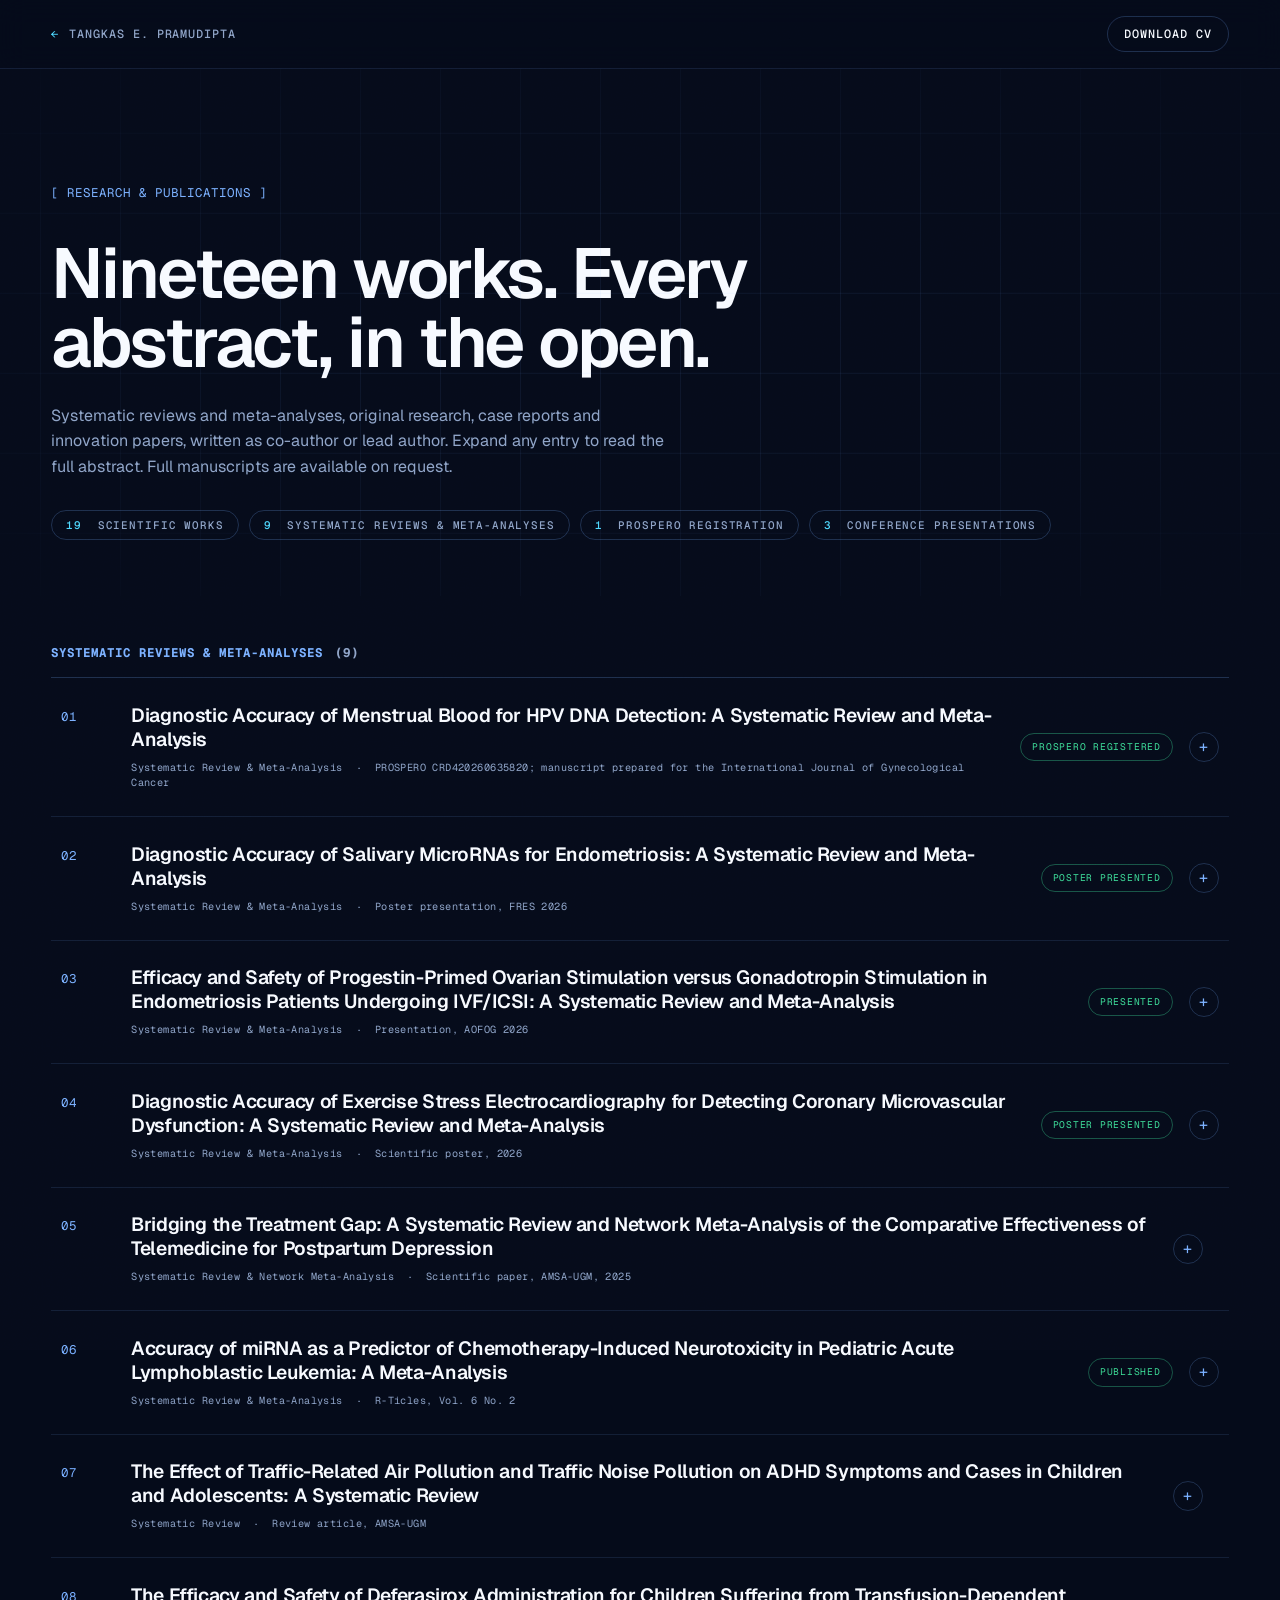
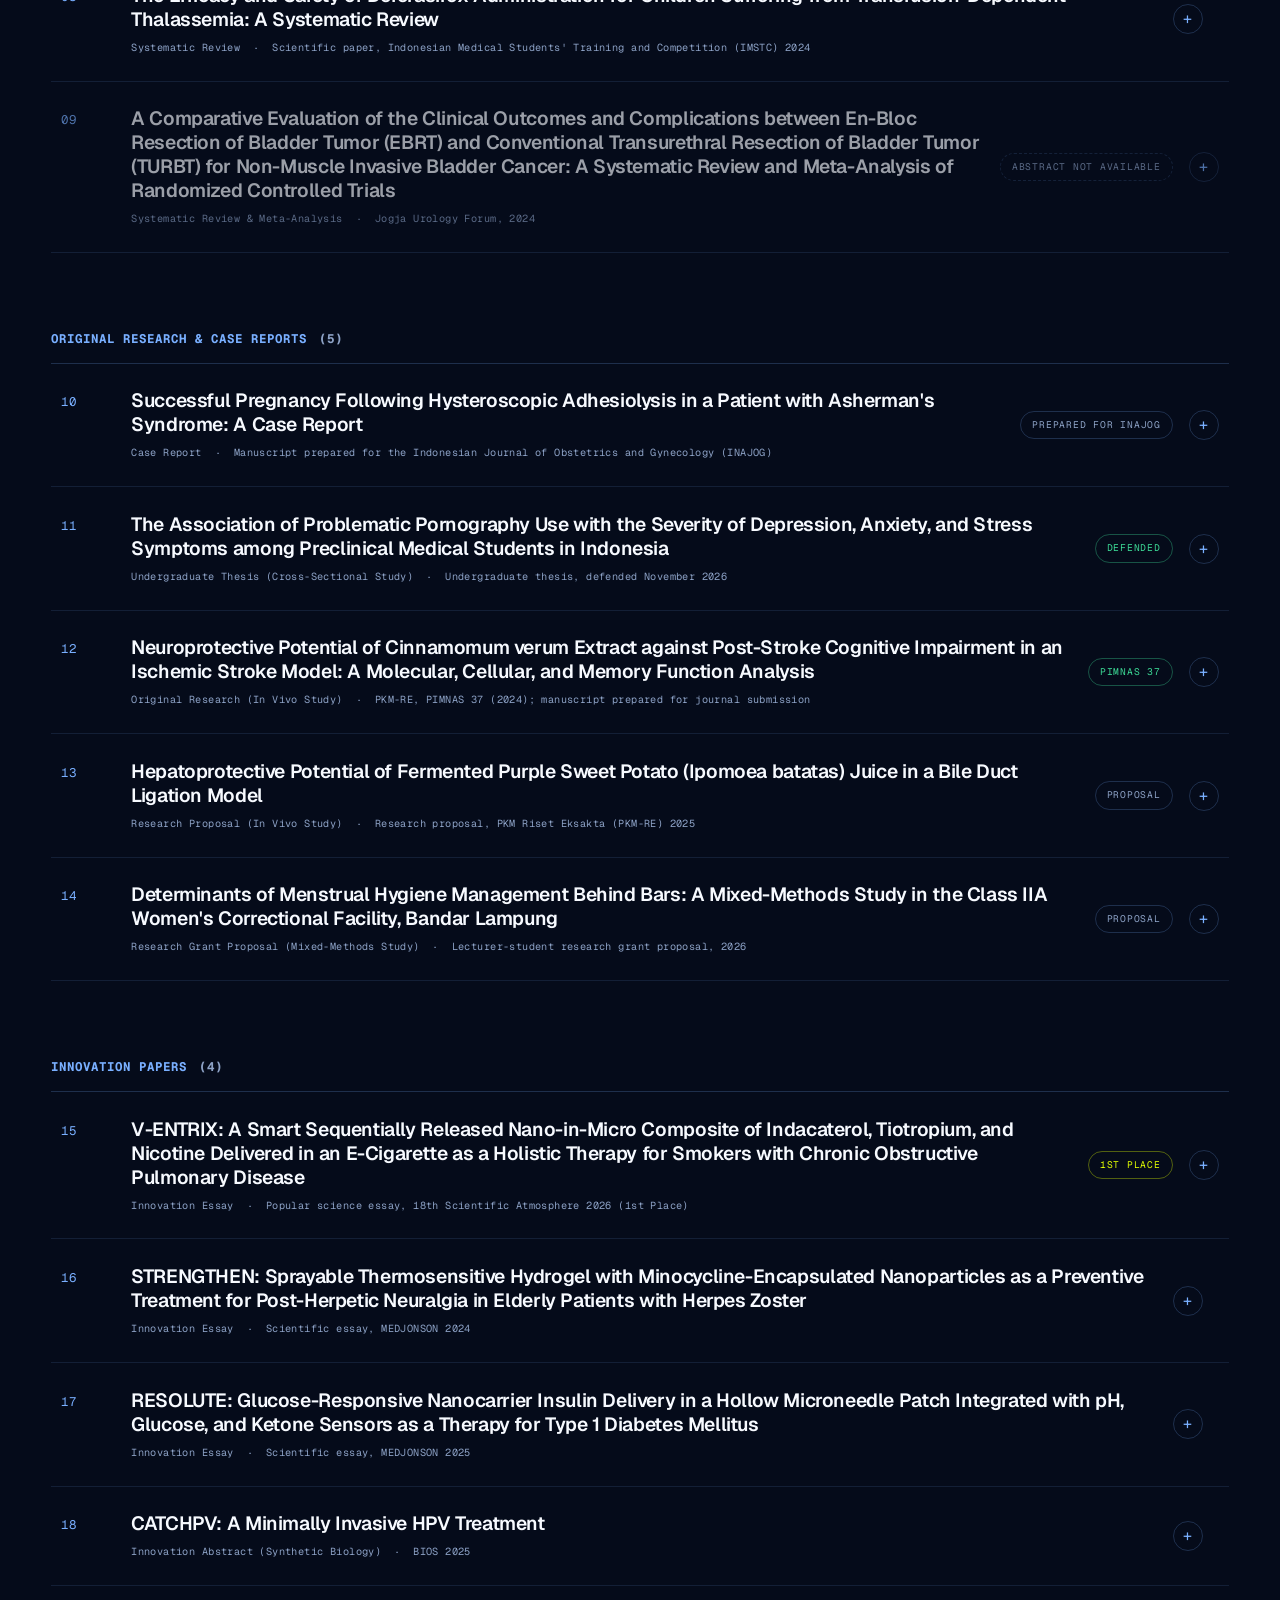
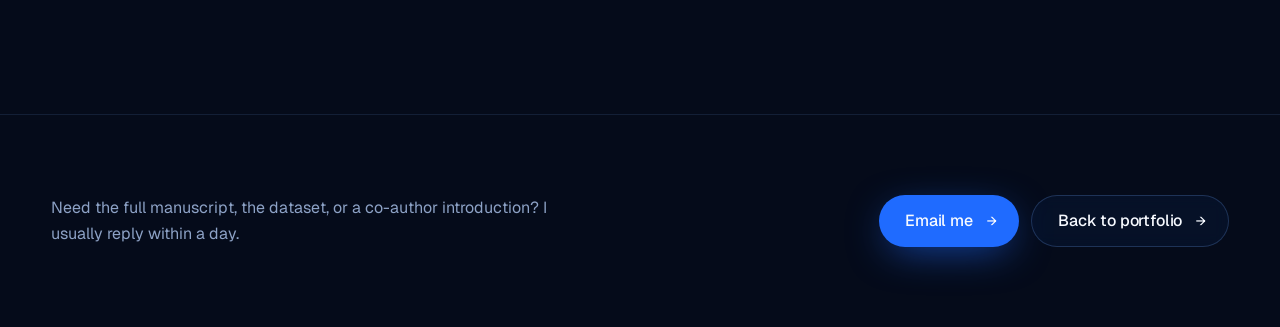
<file: research.html>
<!DOCTYPE html>
<html lang="en">
<head>
  <meta charset="utf-8" />
  <meta name="viewport" content="width=device-width, initial-scale=1" />
  <title>Research &amp; Publications — Tangkas Eghan Pramudipta</title>
  <meta name="description" content="Abstracts of 19 scientific works by Tangkas Eghan Pramudipta: systematic reviews and meta-analyses, original research, case reports and innovation papers." />
  <meta name="theme-color" content="#050B1A" />
  <link rel="icon" href="data:image/svg+xml,%3Csvg xmlns='http://www.w3.org/2000/svg' viewBox='0 0 64 64'%3E%3Crect width='64' height='64' rx='14' fill='%23050B1A'/%3E%3Cpath d='M18 33l9 9 19-20' fill='none' stroke='%234DD8FF' stroke-width='6' stroke-linecap='round' stroke-linejoin='round'/%3E%3C/svg%3E" />
  <link rel="preconnect" href="https://fonts.googleapis.com" />
  <link rel="preconnect" href="https://fonts.gstatic.com" crossorigin />
  <link href="https://fonts.googleapis.com/css2?family=Geist:wght@400;500;600&family=Geist+Mono:wght@400;500&display=swap" rel="stylesheet" />
  <link rel="stylesheet" href="style.css" />
  <style>
    /* ---------- Research page ---------- */
    .rnav { position: sticky; top: 0; z-index: 70; display: flex; align-items: center; justify-content: space-between; gap: 20px;
      padding: 16px var(--gutter); background: rgba(5,11,26,.72); -webkit-backdrop-filter: blur(14px); backdrop-filter: blur(14px);
      border-bottom: 1px solid var(--line); }
    .rnav__back { display: inline-flex; align-items: center; gap: 10px; font: 500 .74rem/1 var(--f-mono); letter-spacing: .08em; text-transform: uppercase; color: var(--mute); transition: color .3s; }
    .rnav__back:hover { color: var(--white); }
    .rnav__back b { color: var(--azure); font-weight: 400; }
    .rnav__cta { font: 500 .74rem/1 var(--f-mono); letter-spacing: .08em; text-transform: uppercase; padding: 11px 16px; border-radius: 999px; border: 1px solid var(--line-2); transition: background .3s, color .3s, border-color .3s; }
    .rnav__cta:hover { background: var(--white); color: var(--navy-950); border-color: var(--white); }

    .rhead { position: relative; padding: clamp(56px, 9vw, 120px) var(--gutter) clamp(32px, 5vw, 56px); overflow: hidden; }
    .rhead h1 { max-width: 16ch; }
    .rhead__sub { margin-top: 26px; max-width: 56ch; color: var(--mute); font-size: clamp(1rem, 1.25vw, 1.2rem); }
    .rhead__stats { display: flex; flex-wrap: wrap; gap: 10px; margin-top: 30px; }
    .rhead__stats span { border: 1px solid var(--line-2); border-radius: 999px; padding: 9px 14px; font: 500 .68rem/1 var(--f-mono); letter-spacing: .08em; text-transform: uppercase; color: var(--mute); }
    .rhead__stats b { color: var(--azure); font-weight: 500; }

    .pubs { padding: clamp(24px, 4vw, 48px) var(--gutter) clamp(80px, 10vw, 140px); }
    .pubgroup + .pubgroup { margin-top: clamp(48px, 6vw, 80px); }
    .pubgroup__h { color: var(--sky); display: flex; align-items: center; gap: 12px; padding-bottom: 14px; border-bottom: 1px solid var(--line-2); }
    .pubgroup__h i { font-style: normal; color: var(--mute); }
    .pubgroup__h i::before { content: "("; } .pubgroup__h i::after { content: ")"; }

    .pub { border-bottom: 1px solid var(--line); }
    .pub summary { position: relative; display: grid; grid-template-columns: 54px 1fr auto auto; gap: 16px; align-items: start;
      padding: clamp(18px, 2vw, 26px) 10px; cursor: pointer; list-style: none; transition: padding .45s var(--ease), background .35s; }
    .pub summary::-webkit-details-marker { display: none; }
    .pub summary:hover { background: rgba(31,107,255,.07); padding-left: 18px; }
    .pub summary:focus-visible { outline: 2px solid var(--azure); outline-offset: -2px; }
    .pub__n { color: var(--sky); padding-top: 4px; }
    .pub__main { min-width: 0; }
    .pub__title { display: block; font-size: clamp(1.02rem, 1.5vw, 1.4rem); font-weight: 600; letter-spacing: -.02em; line-height: 1.25; }
    .pub__meta { display: block; color: var(--mute); margin-top: 8px; font-size: .64rem; text-transform: none; letter-spacing: .04em; }
    .pub__badge { align-self: center; border: 1px solid var(--line-2); border-radius: 999px; padding: 6px 11px; font-size: .6rem; color: var(--mute); white-space: nowrap; }
    .pub__badge[data-k="ok"] { color: var(--ok); border-color: rgba(61,220,151,.35); }
    .pub__badge[data-k="win"] { color: var(--mark); border-color: rgba(227,255,0,.35); }
    .pub__badge[data-k="na"] { color: var(--mute); border-style: dashed; }
    .pub__chev { align-self: center; width: 30px; height: 30px; display: grid; place-items: center; border-radius: 50%;
      border: 1px solid var(--line-2); color: var(--sky); font-size: 1rem; line-height: 1; transition: transform .45s var(--ease), background .3s, color .3s; }
    .pub summary:hover .pub__chev { background: var(--cobalt); color: var(--white); border-color: var(--cobalt); }
    .pub details[open] .pub__chev, .pub[open] .pub__chev { transform: rotate(45deg); }
    .pub details[open] > summary .pub__chev { transform: rotate(45deg); }

    .pub__body { padding: 4px 10px clamp(28px, 3vw, 40px) 70px; max-width: 86ch; }
    .pub__body p { color: var(--mute); margin-bottom: 14px; font-size: .97rem; line-height: 1.7; }
    .pub__orig { font-style: italic; }
    .pub__authors { color: var(--white) !important; font-weight: 500; }
    .pub__affil { font-size: .84rem !important; }
    .pub__h { color: var(--sky); margin: 18px 0 6px; font-size: .64rem; }
    .pub__kw { color: var(--mute) !important; text-transform: none; letter-spacing: .03em; font-size: .72rem !important; border-top: 1px solid var(--line); padding-top: 14px; margin-top: 18px; }
    .pub__ask { font-size: .88rem !important; }
    .pub__ask a { color: var(--azure); border-bottom: 1px solid rgba(77,216,255,.35); }
    .pub__ask a:hover { border-bottom-color: var(--azure); }
    .pub--na summary { opacity: .62; }

    .rfoot { border-top: 1px solid var(--line); padding: clamp(48px, 7vw, 80px) var(--gutter); display: flex; flex-wrap: wrap; gap: 20px; align-items: center; justify-content: space-between; }
    .rfoot p { color: var(--mute); max-width: 46ch; }
    .rfoot__btns { display: flex; flex-wrap: wrap; gap: 12px; }

    @media (max-width: 860px) {
      .pub summary { grid-template-columns: 34px 1fr auto; gap: 12px; }
      .pub__badge { grid-column: 2; justify-self: start; margin-top: 10px; align-self: start; }
      .pub__chev { grid-row: 1; grid-column: 3; }
      .pub__body { padding-left: 46px; }
    }
    @media print {
      .rnav, .rfoot__btns, .pub__chev, .grain, .grid-overlay { display: none !important; }
      body { background: #fff; color: #111; }
      .pub__body { display: block !important; }
      .pub__body p, .pub__meta, .pub__affil { color: #333 !important; }
    }
  </style>
</head>
<body>
  <div class="grain" aria-hidden="true"></div>

  <nav class="rnav" aria-label="Page">
    <a class="rnav__back" href="index.html"><b>&larr;</b> Tangkas E. Pramudipta</a>
    <a class="rnav__cta" href="Tangkas-Eghan-Pramudipta-CV.pdf" download>Download CV</a>
  </nav>

  <header class="rhead">
    <div class="grid-overlay grid-overlay--soft" aria-hidden="true"></div>
    <p class="tag mono">[ Research &amp; Publications ]</p>
    <h1 class="display-l">Nineteen works. Every abstract, in the open.</h1>
    <p class="rhead__sub">Systematic reviews and meta-analyses, original research, case reports and innovation papers, written as co-author or lead author. Expand any entry to read the full abstract. Full manuscripts are available on request.</p>
    <div class="rhead__stats">
      <span><b>19</b>&nbsp; scientific works</span>
      <span><b>9</b>&nbsp; systematic reviews &amp; meta-analyses</span>
      <span><b>1</b>&nbsp; PROSPERO registration</span>
      <span><b>3</b>&nbsp; conference presentations</span>
    </div>
  </header>

  <main class="pubs">
<section class="pubgroup" data-g="sr">
<h3 class="pubgroup__h mono">Systematic reviews &amp; meta-analyses <i>9</i></h3>
<article class="pub" id="hpv-menstrual-blood">
<details>
<summary>
  <span class="pub__n mono">01</span>
  <span class="pub__main">
    <span class="pub__title">Diagnostic Accuracy of Menstrual Blood for HPV DNA Detection: A Systematic Review and Meta-Analysis</span>
    <span class="pub__meta mono">Systematic Review &amp; Meta-Analysis &nbsp;·&nbsp; PROSPERO CRD420260635820; manuscript prepared for the International Journal of Gynecological Cancer</span>
  </span>
  <span class="pub__badge mono" data-k="ok">PROSPERO registered</span>
  <span class="pub__chev" aria-hidden="true">+</span>
</summary>
<div class="pub__body">
<p class="pub__authors">Endah Rahmawati, Ardhanu Kusumanto, Tangkas Eghan, Aqila Adzra, Ghina Athoya, Salsabila Efananda</p>
<p class="pub__affil">Division of Fertility and Reproductive Endocrinology, Department of Obstetrics and Gynecology; School of Medicine, Faculty of Medicine, Public Health and Nursing, Universitas Gadjah Mada</p>
<h4 class="pub__h mono">Objective</h4>
<p>To evaluate the diagnostic accuracy (sensitivity and specificity) of human papillomavirus (HPV) DNA detection using menstrual blood specimens compared with cervical HPV DNA testing.</p>
<h4 class="pub__h mono">Methods</h4>
<p>This systematic review followed the PRISMA-DTA guidelines. Eight databases and reference lists were searched through September 2026 for English-language studies evaluating HPV DNA detection in menstrual blood from premenopausal women, using cervical HPV DNA testing or histology as the reference standard. Reviews, case reports and series, animal studies, and studies without sufficient data to construct a 2x2 contingency table were excluded. Risk of bias was assessed with QUADAS-3. Univariate and bivariate random-effects models, subgroup and leave-one-out analyses, and Deeks&#x27; funnel plot asymmetry test were performed in R.</p>
<h4 class="pub__h mono">Results</h4>
<p>Six observational studies involving 3,504 women were included. Pooled sensitivity and specificity were 0.923 (95% CI 0.831-0.967) and 0.848 (95% CI 0.666-0.940), respectively, with significant heterogeneity. Capture sequencing yielded higher sensitivity than PCR-based assays (0.970 vs 0.855; p=0.004), with no residual heterogeneity. Specificity was lower in high-risk clinical populations than in general screening populations (0.709 vs 0.931; p=0.009). The bivariate model yielded similar estimates (AUC 0.945), and leave-one-out analysis confirmed their robustness. Five studies had a high overall risk of bias, mainly due to participant selection.</p>
<h4 class="pub__h mono">Conclusion</h4>
<p>HPV DNA testing using pad-collected menstrual blood demonstrates high sensitivity and good specificity, particularly with capture sequencing and in general screening populations. As a noninvasive, self-collected specimen, it could help address gaps in cervical cancer screening in Indonesia, although larger studies at low risk of bias are needed.</p>
<p class="pub__kw mono">Keywords: cervical cancer; diagnostic accuracy; HPV DNA; menstrual blood; screening</p>
<p class="pub__ask">Abstract only. <a href="mailto:tangkaseghan12@gmail.com?subject=Full%20paper%20request&amp;body=Hi%20Tangkas,%20could%20you%20send%20the%20full%20paper%20for:%20hpv-menstrual-blood">Request the full manuscript &rarr;</a></p>
</div>
</details>
</article>
<article class="pub" id="salivary-mirna-endometriosis">
<details>
<summary>
  <span class="pub__n mono">02</span>
  <span class="pub__main">
    <span class="pub__title">Diagnostic Accuracy of Salivary MicroRNAs for Endometriosis: A Systematic Review and Meta-Analysis</span>
    <span class="pub__meta mono">Systematic Review &amp; Meta-Analysis &nbsp;·&nbsp; Poster presentation, FRES 2026</span>
  </span>
  <span class="pub__badge mono" data-k="ok">Poster presented</span>
  <span class="pub__chev" aria-hidden="true">+</span>
</summary>
<div class="pub__body">
<p class="pub__authors">Endah Rahmawati, Tangkas Eghan, Ghina Athoya</p>
<p class="pub__affil">Department of Obstetrics and Gynecology; School of Medicine, Faculty of Medicine, Public Health and Nursing, Universitas Gadjah Mada</p>
<h4 class="pub__h mono">Background</h4>
<p>Endometriosis is a chronic, estrogen-dependent inflammatory disease affecting approximately 10% of women of reproductive age, yet diagnosis is frequently delayed due to non-specific symptoms and the limited accuracy of current non-invasive diagnostic modalities. Salivary microRNAs (miRNAs) have emerged as promising non-invasive biomarker candidates; however, evidence on their diagnostic accuracy remains limited and has not been comprehensively synthesized.</p>
<h4 class="pub__h mono">Objective</h4>
<p>To evaluate the diagnostic accuracy of salivary miRNAs for endometriosis, including pooled sensitivity, specificity, diagnostic odds ratio (DOR), and the area under the hierarchical summary receiver operating characteristic curve (HSROC-AUC).</p>
<h4 class="pub__h mono">Methods</h4>
<p>A systematic search was conducted across nine electronic databases up to 26 May 2026, following PRISMA-DTA guidance. Eligible studies were assessed for methodological quality using QUADAS-3. Diagnostic data were synthesized using a bivariate random-effects model and an HSROC model. Comparison of miRNA panels versus single-miRNA assays was a post hoc exploratory subgroup analysis.</p>
<h4 class="pub__h mono">Results</h4>
<p>Three prospective studies (two from France, one from Austria) comprising 434 women (329 cases, 105 controls) met the eligibility criteria. Pooled sensitivity was 0.93 (95% CI 0.79-0.98) and pooled specificity was 0.96 (95% CI 0.87-0.99). The pooled DOR was 201.2, with an HSROC-AUC of 0.917. The 109-miRNA panel achieved higher sensitivity (96.5%) and DOR (737.5) than the single hsa-miR-135a assay (sensitivity 70.6%; DOR 18.0), with significant subgroup differences. All three studies were judged to have an overall high risk of bias.</p>
<h4 class="pub__h mono">Conclusion</h4>
<p>Salivary miRNA, especially as a multi-miRNA panel, shows promising diagnostic accuracy for endometriosis and may serve as an adjunctive non-invasive screening tool, but it is not yet ready to replace laparoscopy. External, multicenter validation with standardized protocols is needed before clinical implementation.</p>
<p class="pub__kw mono">Keywords: endometriosis; salivary microRNA; diagnostic accuracy; non-invasive biomarker; meta-analysis</p>
<p class="pub__ask">Abstract only. <a href="mailto:tangkaseghan12@gmail.com?subject=Full%20paper%20request&amp;body=Hi%20Tangkas,%20could%20you%20send%20the%20full%20paper%20for:%20salivary-mirna-endometriosis">Request the full manuscript &rarr;</a></p>
</div>
</details>
</article>
<article class="pub" id="ppos-endometriosis-ivf">
<details>
<summary>
  <span class="pub__n mono">03</span>
  <span class="pub__main">
    <span class="pub__title">Efficacy and Safety of Progestin-Primed Ovarian Stimulation versus Gonadotropin Stimulation in Endometriosis Patients Undergoing IVF/ICSI: A Systematic Review and Meta-Analysis</span>
    <span class="pub__meta mono">Systematic Review &amp; Meta-Analysis &nbsp;·&nbsp; Presentation, AOFOG 2026</span>
  </span>
  <span class="pub__badge mono" data-k="ok">Presented</span>
  <span class="pub__chev" aria-hidden="true">+</span>
</summary>
<div class="pub__body">
<p class="pub__authors">Endah Rahmawati, Tangkas Eghan, Ghina Athoya</p>
<p class="pub__affil">Department of Obstetrics and Gynecology; School of Medicine, Faculty of Medicine, Public Health and Nursing, Universitas Gadjah Mada</p>
<h4 class="pub__h mono">Background</h4>
<p>Endometriosis affects about 10% of women of reproductive age, and 30-50% of affected women experience infertility. The optimal controlled ovarian stimulation protocol for these women undergoing IVF/ICSI remains controversial. Progestin-primed ovarian stimulation (PPOS) has emerged as an oral, potentially lower-cost alternative to GnRH analogue-based protocols.</p>
<h4 class="pub__h mono">Objective</h4>
<p>To compare the efficacy and safety of PPOS with conventional GnRH agonist and antagonist protocols in women with endometriosis undergoing IVF/ICSI.</p>
<h4 class="pub__h mono">Methods</h4>
<p>Seven databases were searched up to 20 March 2026. Three reviewers independently screened records and extracted data, and risk of bias was assessed for each study. Dichotomous outcomes were pooled as odds ratios (OR) and continuous outcomes as mean differences (MD) using random-effects models.</p>
<h4 class="pub__h mono">Results</h4>
<p>Eight studies (seven retrospective, one prospective) involving 3,073 women from France, China, and Turkiye were included. PPOS shortened stimulation duration (MD -0.95 days; 95% CI -1.65 to -0.24), with the largest reduction versus GnRH agonist protocols (MD -2.11 days; 95% CI -2.56 to -1.66). Total gonadotropin dose did not differ overall but was lower than in antagonist-only protocols (MD -319.7 IU; 95% CI -471.0 to -168.4). Oocyte and embryological outcomes were comparable. Clinical pregnancy (OR 0.86; 95% CI 0.64-1.17), implantation (OR 0.90; 95% CI 0.44-1.84), live birth (OR 0.78; 95% CI 0.44-1.41), miscarriage (OR 0.61; 95% CI 0.34-1.11), and ectopic pregnancy (OR 1.03; 95% CI 0.23-4.70) did not differ.</p>
<h4 class="pub__h mono">Conclusion</h4>
<p>PPOS is an effective and safe alternative to conventional gonadotropin-based stimulation in women with endometriosis undergoing IVF/ICSI. It may shorten stimulation and reduce gonadotropin exposure while maintaining comparable embryological, pregnancy, and safety outcomes. Multicenter randomized trials are needed to confirm long-term clinical and cost-effectiveness benefits.</p>
<p class="pub__kw mono">Keywords: endometriosis; progestin-primed ovarian stimulation; IVF/ICSI; GnRH antagonist; meta-analysis</p>
<p class="pub__ask">Abstract only. <a href="mailto:tangkaseghan12@gmail.com?subject=Full%20paper%20request&amp;body=Hi%20Tangkas,%20could%20you%20send%20the%20full%20paper%20for:%20ppos-endometriosis-ivf">Request the full manuscript &rarr;</a></p>
</div>
</details>
</article>
<article class="pub" id="exercise-ecg-cmd">
<details>
<summary>
  <span class="pub__n mono">04</span>
  <span class="pub__main">
    <span class="pub__title">Diagnostic Accuracy of Exercise Stress Electrocardiography for Detecting Coronary Microvascular Dysfunction: A Systematic Review and Meta-Analysis</span>
    <span class="pub__meta mono">Systematic Review &amp; Meta-Analysis &nbsp;·&nbsp; Scientific poster, 2026</span>
  </span>
  <span class="pub__badge mono" data-k="ok">Poster presented</span>
  <span class="pub__chev" aria-hidden="true">+</span>
</summary>
<div class="pub__body">
<p class="pub__authors">A. F. Malika, F. Tsabita, K. T. Kaylie, T. E. Pramudipta, A. D. Kusuma</p>
<p class="pub__affil">Medical Doctor Profession Program; Department of Cardiology and Vascular Medicine, Faculty of Medicine, Public Health and Nursing, Universitas Gadjah Mada</p>
<h4 class="pub__h mono">Background</h4>
<p>Ischaemia with non-obstructive coronary arteries (INOCA) is an important cause of angina, yet many patients with non-obstructive findings on angiography remain undiagnosed or are mislabelled as having non-cardiac chest pain. Functional assessment of coronary microvascular dysfunction (CMD) usually requires specialized equipment, whereas exercise stress electrocardiography is widely available, inexpensive, and routinely used to detect inducible myocardial ischaemia.</p>
<h4 class="pub__h mono">Objective</h4>
<p>To evaluate the diagnostic accuracy of exercise stress electrocardiography for detecting coronary microvascular dysfunction.</p>
<h4 class="pub__h mono">Methods</h4>
<p>Seven databases were searched from inception to 15 August 2026. Four reviewers independently screened studies, extracted 2x2 data, and applied QUADAS-2. Sensitivity, specificity, hierarchical summary ROC, and diagnostic odds ratio (DOR) were pooled using random-effects models, with subgroup and leave-one-out analyses.</p>
<h4 class="pub__h mono">Results</h4>
<p>Of 197 identified records, four studies comprising 818 participants were included. Pooled sensitivity was 59.3% (95% CI 35.9-79.1%) and pooled specificity was 87.6% (95% CI 59.7-97.1%), with an area under the curve of 0.784 and a pooled DOR of 11.87 (95% CI 1.86-75.71). Heterogeneity was substantial across all outcomes, driven mainly by differences in CMD reference standards and phenotype definitions.</p>
<h4 class="pub__h mono">Conclusion</h4>
<p>Exercise electrocardiography demonstrated moderate diagnostic accuracy for CMD, with greater specificity than sensitivity. Heterogeneity in CMD definitions and testing protocols limits generalizability and supports the need for standardized diagnostic criteria.</p>
<p class="pub__kw mono">Keywords: coronary microvascular dysfunction; INOCA; exercise electrocardiography; diagnostic accuracy; meta-analysis</p>
<p class="pub__ask">Abstract only. <a href="mailto:tangkaseghan12@gmail.com?subject=Full%20paper%20request&amp;body=Hi%20Tangkas,%20could%20you%20send%20the%20full%20paper%20for:%20exercise-ecg-cmd">Request the full manuscript &rarr;</a></p>
</div>
</details>
</article>
<article class="pub" id="telemedicine-postpartum-depression">
<details>
<summary>
  <span class="pub__n mono">05</span>
  <span class="pub__main">
    <span class="pub__title">Bridging the Treatment Gap: A Systematic Review and Network Meta-Analysis of the Comparative Effectiveness of Telemedicine for Postpartum Depression</span>
    <span class="pub__meta mono">Systematic Review &amp; Network Meta-Analysis &nbsp;·&nbsp; Scientific paper, AMSA-UGM, 2025</span>
  </span>
  <span class="pub__chev" aria-hidden="true">+</span>
</summary>
<div class="pub__body">
<p class="pub__authors">Tangkas Eghan Pramudipta, Frengki Prabowo Saputro Wijayanto, Ghina Athoya Thifal, Made Aditya Krisnanta Gandhy, Musa Gani Rahman</p>
<p class="pub__affil">Faculty of Medicine, Public Health and Nursing, Universitas Gadjah Mada</p>
<h4 class="pub__h mono">Introduction</h4>
<p>Postpartum depression (PPD) is a serious psychiatric disorder and the most common mental health condition during the puerperium, adversely affecting the well-being of both mother and child. Treatment outcomes remain suboptimal for many patients due to multiple barriers. Telemedicine has emerged as a promising approach to bridge this treatment gap, offering accessible and flexible modalities.</p>
<h4 class="pub__h mono">Objectives</h4>
<p>To rank telemedicine modalities for the treatment of PPD by their relative effectiveness in reducing depressive symptoms, and to identify factors that may influence treatment outcomes.</p>
<h4 class="pub__h mono">Methods</h4>
<p>A systematic search was performed in September 2025 across PubMed, Scopus, the Cochrane Library, EBSCOhost, ProQuest, and Epistemonikos for randomized controlled trials evaluating telemedicine modalities in patients with PPD. Unpublished studies and those without accessible full text were excluded. Risk of bias was assessed with the Cochrane Risk of Bias tool, and analysis was performed in RStudio.</p>
<h4 class="pub__h mono">Results</h4>
<p>Self-guided CBT significantly improved quality of life compared with treatment as usual (TAU) (MD 6.00; 95% CrI 1.24 to 10.81). App-based intervention plus TAU and web-based intervention significantly reduced depression compared with TAU (MD -3.17; 95% CrI -5.93 to -0.45 and MD -2.55; 95% CrI -4.72 to -0.36, respectively).</p>
<h4 class="pub__h mono">Conclusions</h4>
<p>Telemedicine effectively reduces postpartum depression symptoms, with app-based interventions combined with treatment as usual and self-guided CBT performing best. Integrating culturally adapted, app-based telemedicine into maternal health systems may offer an accessible and sustainable approach to postpartum depression care.</p>
<p class="pub__kw mono">Keywords: effectiveness; postpartum depression; telemedicine; network meta-analysis</p>
<p class="pub__ask">Abstract only. <a href="mailto:tangkaseghan12@gmail.com?subject=Full%20paper%20request&amp;body=Hi%20Tangkas,%20could%20you%20send%20the%20full%20paper%20for:%20telemedicine-postpartum-depression">Request the full manuscript &rarr;</a></p>
</div>
</details>
</article>
<article class="pub" id="mirna-all-neurotoxicity">
<details>
<summary>
  <span class="pub__n mono">06</span>
  <span class="pub__main">
    <span class="pub__title">Accuracy of miRNA as a Predictor of Chemotherapy-Induced Neurotoxicity in Pediatric Acute Lymphoblastic Leukemia: A Meta-Analysis</span>
    <span class="pub__meta mono">Systematic Review &amp; Meta-Analysis &nbsp;·&nbsp; R-Ticles, Vol. 6 No. 2</span>
  </span>
  <span class="pub__badge mono" data-k="ok">Published</span>
  <span class="pub__chev" aria-hidden="true">+</span>
</summary>
<div class="pub__body">
<p class="pub__orig">Original title: Akurasi miRNA sebagai Prediktor Neurotoksisitas Kemoterapi Leukemia Limfoblastik Akut Anak: Analisis Meta</p>
<p class="pub__authors">Tangkas Eghan Pramudipta, Calya Fadey Rashida, Naurelle Tabina Hanief</p>
<p class="pub__affil">AMSA-Universitas Gadjah Mada</p>
<h4 class="pub__h mono">Background</h4>
<p>Acute lymphoblastic leukemia (ALL) is a common childhood blood cancer with a poor prognosis, especially in Indonesia. Chemotherapy such as methotrexate is standard treatment, but neurotoxicity can reduce patients&#x27; quality of life. Early detection matters, yet current screening methods are limited. miRNAs are potentially stable biomarkers that reflect genetic changes related to cancer and nervous system injury.</p>
<h4 class="pub__h mono">Methods</h4>
<p>This study followed PRISMA-DTA 2020 and included studies on miRNA expression in children with ALL and its association with chemotherapy toxicity. PubMed and Scopus were searched, and analysis was performed in R using univariate random-effects models, with sensitivity analysis to address high heterogeneity.</p>
<h4 class="pub__h mono">Results</h4>
<p>Based on miRNA single nucleotide polymorphism variants measured in serum or plasma, pooled sensitivity for predicting neurotoxicity was 0.64 (95% CI 0.57-0.70) and pooled specificity was 0.42 (95% CI 0.30-0.54). After sensitivity analysis, sensitivity increased to 0.66 (95% CI 0.59-0.72). The area under the curve was 0.457.</p>
<h4 class="pub__h mono">Conclusion</h4>
<p>miRNAs have potential as diagnostic biomarkers for detecting neurotoxicity in children undergoing chemotherapy, especially when combined with more specific methods. Their high false-positive rate means they should be used with caution in clinical practice.</p>
<p class="pub__kw mono">Keywords: acute lymphoblastic leukemia; miRNA; neurotoxicity; chemotherapy; meta-analysis</p>
<p class="pub__ask">Abstract only. <a href="mailto:tangkaseghan12@gmail.com?subject=Full%20paper%20request&amp;body=Hi%20Tangkas,%20could%20you%20send%20the%20full%20paper%20for:%20mirna-all-neurotoxicity">Request the full manuscript &rarr;</a></p>
</div>
</details>
</article>
<article class="pub" id="traffic-pollution-adhd">
<details>
<summary>
  <span class="pub__n mono">07</span>
  <span class="pub__main">
    <span class="pub__title">The Effect of Traffic-Related Air Pollution and Traffic Noise Pollution on ADHD Symptoms and Cases in Children and Adolescents: A Systematic Review</span>
    <span class="pub__meta mono">Systematic Review &nbsp;·&nbsp; Review article, AMSA-UGM</span>
  </span>
  <span class="pub__chev" aria-hidden="true">+</span>
</summary>
<div class="pub__body">
<p class="pub__orig">Original title: Efek Polusi Udara Lalu Lintas dan Polusi Suara Lalu Lintas terhadap Gejala dan Kasus ADHD pada Anak dan Remaja: Sebuah Tinjauan Sistematis</p>
<p class="pub__authors">Tangkas Eghan Pramudipta, Aqila Adzra Rafifaridha, Jonathan Hamonangan Sihaloho</p>
<p class="pub__affil">AMSA-Universitas Gadjah Mada</p>
<h4 class="pub__h mono">Objective</h4>
<p>To determine the effects of traffic-related air pollution and traffic noise pollution on the number of ADHD cases and the severity of ADHD symptoms in children and adolescents aged 6-18 years.</p>
<h4 class="pub__h mono">Methods</h4>
<p>This review followed PRISMA. Studies from PubMed and Scopus were identified with predefined keywords and screened against eligibility criteria in Rayyan.ai. Eligible studies were observational cohort and longitudinal studies of children and adolescents aged 6-18 years exposed to traffic-related air and/or noise pollution. Risk of bias was assessed with ROBINS-E. Exposure was measured as traffic-related air pollution, traffic noise in decibels, and distance from residence to the nearest road.</p>
<h4 class="pub__h mono">Results</h4>
<p>Seven studies met the inclusion criteria and were reviewed using a data extraction table. Several studies carried a moderate risk of bias for different reasons. Some studies showed an association between traffic-related air and noise pollution and ADHD symptoms and cases.</p>
<h4 class="pub__h mono">Conclusion</h4>
<p>The association between traffic-related pollution and ADHD cannot yet be firmly established, because results across studies were inconsistent and several studies had limitations. The relationship and its mechanisms are therefore not yet fully understood.</p>
<p class="pub__kw mono">Keywords: ADHD; traffic-related air pollution; traffic noise; children and adolescents; systematic review</p>
<p class="pub__ask">Abstract only. <a href="mailto:tangkaseghan12@gmail.com?subject=Full%20paper%20request&amp;body=Hi%20Tangkas,%20could%20you%20send%20the%20full%20paper%20for:%20traffic-pollution-adhd">Request the full manuscript &rarr;</a></p>
</div>
</details>
</article>
<article class="pub" id="deferasirox-thalassemia">
<details>
<summary>
  <span class="pub__n mono">08</span>
  <span class="pub__main">
    <span class="pub__title">The Efficacy and Safety of Deferasirox Administration for Children Suffering from Transfusion-Dependent Thalassemia: A Systematic Review</span>
    <span class="pub__meta mono">Systematic Review &nbsp;·&nbsp; Scientific paper, Indonesian Medical Students&#x27; Training and Competition (IMSTC) 2024</span>
  </span>
  <span class="pub__chev" aria-hidden="true">+</span>
</summary>
<div class="pub__body">
<p class="pub__authors">Tangkas Eghan Pramudipta and team</p>
<p class="pub__affil">Universitas Gadjah Mada</p>
<h4 class="pub__h mono">Introduction</h4>
<p>Thalassemia is an inherited disorder caused by mutations in globin genes that decrease globin chain synthesis, leading to abnormal erythrocyte structure and anaemia. Pediatric patients have a high mortality rate. The main conventional treatment is blood transfusion, which carries a risk of iron overload, so iron chelation therapy such as deferasirox is necessary. As a newer drug, its efficacy and safety in pediatric patients have not been fully established.</p>
<h4 class="pub__h mono">Objective</h4>
<p>To evaluate the ability of deferasirox to reduce iron levels effectively and its possible adverse effects in pediatric thalassemia patients.</p>
<h4 class="pub__h mono">Methodology</h4>
<p>Eight studies were selected from PubMed using predefined criteria. Rayyan.ai and a data extraction table were used in study selection, and each study was assessed by two reviewers for certainty and risk of bias.</p>
<h4 class="pub__h mono">Results and Discussion</h4>
<p>Most studies reported decreased serum ferritin levels after deferasirox administration. Several adverse effects related to the kidney, liver, joints, and eyes were reported.</p>
<h4 class="pub__h mono">Conclusion</h4>
<p>Deferasirox is an effective drug for pediatric thalassemia patients with transfusion-related iron accumulation; however, adverse effects may occur, so the dose must be adjusted for each patient.</p>
<p class="pub__kw mono">Keywords: deferasirox; efficacy; pediatric; safety; thalassemia</p>
<p class="pub__ask">Abstract only. <a href="mailto:tangkaseghan12@gmail.com?subject=Full%20paper%20request&amp;body=Hi%20Tangkas,%20could%20you%20send%20the%20full%20paper%20for:%20deferasirox-thalassemia">Request the full manuscript &rarr;</a></p>
</div>
</details>
</article>
<article class="pub" id="turbt-bladder">
<details class="pub--na">
<summary>
  <span class="pub__n mono">09</span>
  <span class="pub__main">
    <span class="pub__title">A Comparative Evaluation of the Clinical Outcomes and Complications between En-Bloc Resection of Bladder Tumor (EBRT) and Conventional Transurethral Resection of Bladder Tumor (TURBT) for Non-Muscle Invasive Bladder Cancer: A Systematic Review and Meta-Analysis of Randomized Controlled Trials</span>
    <span class="pub__meta mono">Systematic Review &amp; Meta-Analysis &nbsp;·&nbsp; Jogja Urology Forum, 2024</span>
  </span>
  <span class="pub__badge mono" data-k="na">Abstract not available</span>
  <span class="pub__chev" aria-hidden="true">+</span>
</summary>
<div class="pub__body">
<p class="pub__authors">Tangkas Eghan Pramudipta and team</p>
<p class="pub__affil">Universitas Gadjah Mada</p>
<p class="pub__ask">The abstract for this work is not published here. <a href="mailto:tangkaseghan12@gmail.com?subject=Paper%20enquiry">Get in touch for details &rarr;</a></p>
</div>
</details>
</article>
</section>
<section class="pubgroup" data-g="or">
<h3 class="pubgroup__h mono">Original research &amp; case reports <i>5</i></h3>
<article class="pub" id="asherman-case-report">
<details>
<summary>
  <span class="pub__n mono">10</span>
  <span class="pub__main">
    <span class="pub__title">Successful Pregnancy Following Hysteroscopic Adhesiolysis in a Patient with Asherman&#x27;s Syndrome: A Case Report</span>
    <span class="pub__meta mono">Case Report &nbsp;·&nbsp; Manuscript prepared for the Indonesian Journal of Obstetrics and Gynecology (INAJOG)</span>
  </span>
  <span class="pub__badge mono" data-k="">Prepared for INAJOG</span>
  <span class="pub__chev" aria-hidden="true">+</span>
</summary>
<div class="pub__body">
<p class="pub__authors">Endah Rahmawati, Shofwal Widad, Tangkas Eghan</p>
<p class="pub__affil">Department of Obstetrics and Gynecology; School of Medicine, Faculty of Medicine, Public Health and Nursing, Universitas Gadjah Mada</p>
<h4 class="pub__h mono">Introduction</h4>
<p>Asherman&#x27;s syndrome (AS) is characterized by intrauterine adhesions that typically develop after postpartum or postabortal curettage and may lead to menstrual irregularities, infertility, and recurrent pregnancy loss. This report presents a successful full-term pregnancy following hysteroscopic adhesiolysis in a patient with severe AS caused by multiple sharp curettages, and discusses key considerations in prevention and management.</p>
<h4 class="pub__h mono">Case Illustration</h4>
<p>A 29-year-old G4P0A3 woman with three early pregnancy losses and five prior postabortal sharp curettage procedures presented with hypomenorrhea and recurrent pregnancy loss. Ultrasonography, hysterosalpingography, and hysteroscopy confirmed severe intrauterine adhesions (Manchanda&#x27;s Endoscopic Centre grades 2 and 1). Hysteroscopic sharp adhesiolysis was performed, followed by intrauterine poloxamer-chitosan gel and estrogen-progestin therapy. Re-adhesions developed and were managed with a second adhesiolysis, poloxamer-chitosan instillation, and a copper-T intrauterine device. Six months later the patient conceived spontaneously and delivered a healthy term infant without major complications.</p>
<h4 class="pub__h mono">Conclusions</h4>
<p>Severe AS due to multiple sharp curettages can be effectively treated with hysteroscopic adhesiolysis, anti-adhesion measures, and structured postoperative management and surveillance. Early recognition of menstrual abnormalities and subfertility, prompt hysteroscopic evaluation, and favoring medical management or manual vacuum aspiration over sharp curettage are crucial for optimizing reproductive outcomes.</p>
<p class="pub__kw mono">Keywords: Asherman syndrome; hysteroscopy; intrauterine adhesion; adhesiolysis</p>
<p class="pub__ask">Abstract only. <a href="mailto:tangkaseghan12@gmail.com?subject=Full%20paper%20request&amp;body=Hi%20Tangkas,%20could%20you%20send%20the%20full%20paper%20for:%20asherman-case-report">Request the full manuscript &rarr;</a></p>
</div>
</details>
</article>
<article class="pub" id="ppu-thesis">
<details>
<summary>
  <span class="pub__n mono">11</span>
  <span class="pub__main">
    <span class="pub__title">The Association of Problematic Pornography Use with the Severity of Depression, Anxiety, and Stress Symptoms among Preclinical Medical Students in Indonesia</span>
    <span class="pub__meta mono">Undergraduate Thesis (Cross-Sectional Study) &nbsp;·&nbsp; Undergraduate thesis, defended November 2026</span>
  </span>
  <span class="pub__badge mono" data-k="ok">Defended</span>
  <span class="pub__chev" aria-hidden="true">+</span>
</summary>
<div class="pub__body">
<p class="pub__authors">Tangkas Eghan Pramudipta</p>
<p class="pub__affil">Bachelor of Medicine Program, Faculty of Medicine, Public Health and Nursing, Universitas Gadjah Mada</p>
<h4 class="pub__h mono">Background</h4>
<p>Depression, anxiety, and stress symptoms are common among medical students, particularly in the preclinical phase. Problematic Pornography Use (PPU), characterized by loss of control and continued use despite negative consequences, has been suggested to be associated with these symptoms. Evidence on this association among medical students in Indonesia remains very limited.</p>
<h4 class="pub__h mono">Objective</h4>
<p>To examine the association between PPU and the severity of depression, anxiety, and stress symptoms among preclinical medical students in Indonesia.</p>
<h4 class="pub__h mono">Methods</h4>
<p>Secondary analysis of a 2025 cross-sectional study by the R-Project Research Team of AMSA-Indonesia among preclinical medical students from 43 universities (n=356). PPU was measured with the Problematic Pornography Consumption Scale (PPCS-18; score &gt;=76), and symptoms with the Depression, Anxiety, and Stress Scale (DASS-21), categorized as normal-mild or moderate-extremely severe. Associations were analyzed using Poisson regression with robust variance to obtain prevalence ratios (PR) and adjusted PRs (aPR), adjusting for sex, age, semester, and monthly allowance.</p>
<h4 class="pub__h mono">Results</h4>
<p>Among 356 participants (mean age 19.24 years; 53.9% female), PPU prevalence was 7.6% (95% CI 5.3-10.8). Moderate-to-extremely severe symptoms were found in 46.9% for anxiety, 41.6% for depression, and 18.0% for stress. After adjustment, PPU was significantly associated with depressive symptoms (aPR 2.09; 95% CI 1.64-2.66) and anxiety symptoms (aPR 1.90; 95% CI 1.54-2.35), but not with stress (aPR 1.60; 95% CI 0.83-3.09). A higher monthly allowance was associated with all three outcomes. Sex, age, and semester were not significantly associated with any outcome.</p>
<h4 class="pub__h mono">Conclusion</h4>
<p>PPU was associated with the severity of depression and anxiety symptoms among preclinical medical students in Indonesia after adjustment for sex, age, semester, and economic status, but not with the severity of stress.</p>
<p class="pub__kw mono">Keywords: problematic pornography use; depression; anxiety; stress; medical students</p>
<p class="pub__ask">Abstract only. <a href="mailto:tangkaseghan12@gmail.com?subject=Full%20paper%20request&amp;body=Hi%20Tangkas,%20could%20you%20send%20the%20full%20paper%20for:%20ppu-thesis">Request the full manuscript &rarr;</a></p>
</div>
</details>
</article>
<article class="pub" id="cinnamon-neuroprotection-stroke">
<details>
<summary>
  <span class="pub__n mono">12</span>
  <span class="pub__main">
    <span class="pub__title">Neuroprotective Potential of Cinnamomum verum Extract against Post-Stroke Cognitive Impairment in an Ischemic Stroke Model: A Molecular, Cellular, and Memory Function Analysis</span>
    <span class="pub__meta mono">Original Research (In Vivo Study) &nbsp;·&nbsp; PKM-RE, PIMNAS 37 (2024); manuscript prepared for journal submission</span>
  </span>
  <span class="pub__badge mono" data-k="ok">PIMNAS 37</span>
  <span class="pub__chev" aria-hidden="true">+</span>
</summary>
<div class="pub__body">
<p class="pub__authors">Iffah Zakiya Yasmin, Erisa, Khansa Audrey Haliza Rahmatania, Tangkas Eghan Pramudipta, Ghina Athoya Thifal, Nur Arfian</p>
<p class="pub__affil">Faculty of Pharmacy; Faculty of Medicine, Public Health and Nursing, Universitas Gadjah Mada</p>
<h4 class="pub__h mono">Background</h4>
<p>Ischemic stroke therapy with tissue plasminogen activator carries a risk of cerebral ischemia-reperfusion injury, which damages the hippocampus and causes post-stroke cognitive impairment in 60% of stroke patients. The neuroprotectant citicoline did not significantly protect the brain. Cinnamomum verum has known neuroprotective activity.</p>
<h4 class="pub__h mono">Objective</h4>
<p>To analyze the effect of C. verum extract on memory function, and on cellular and molecular markers of antioxidant enzymes, apoptosis, and inflammation in the hippocampus of an ischemic stroke model.</p>
<h4 class="pub__h mono">Methods</h4>
<p>C. verum was extracted in 70% ethanol. Rats underwent transient bilateral common carotid artery occlusion for 20 minutes followed by reperfusion. Extract doses of 100, 200, or 400 mg/kg were administered every 2 days for 4 doses. Memory function was tested with the Morris water maze and hippocampal morphology with hematoxylin-eosin staining. mRNA expression of SOD1, SOD2, caspase-3, and NF-kB was analyzed by RT-PCR, and Bax and CD68 proteins by immunohistochemistry.</p>
<h4 class="pub__h mono">Results</h4>
<p>Compared with the occlusion-only group, the C. verum groups showed shorter distance and escape latency, higher SOD1 expression, and lower NF-kB, Bax, and CD68 expression.</p>
<h4 class="pub__h mono">Conclusion</h4>
<p>C. verum extract has neuroprotective potential through improved spatial memory function and antioxidant, antiapoptotic, and anti-inflammatory activity in ischemic stroke models.</p>
<p class="pub__kw mono">Keywords: Cinnamomum verum; post-stroke cognitive impairment; antioxidant enzyme; apoptosis; inflammation</p>
<p class="pub__ask">Abstract only. <a href="mailto:tangkaseghan12@gmail.com?subject=Full%20paper%20request&amp;body=Hi%20Tangkas,%20could%20you%20send%20the%20full%20paper%20for:%20cinnamon-neuroprotection-stroke">Request the full manuscript &rarr;</a></p>
</div>
</details>
</article>
<article class="pub" id="purple-sweet-potato-liver-fibrosis">
<details>
<summary>
  <span class="pub__n mono">13</span>
  <span class="pub__main">
    <span class="pub__title">Hepatoprotective Potential of Fermented Purple Sweet Potato (Ipomoea batatas) Juice in a Bile Duct Ligation Model</span>
    <span class="pub__meta mono">Research Proposal (In Vivo Study) &nbsp;·&nbsp; Research proposal, PKM Riset Eksakta (PKM-RE) 2025</span>
  </span>
  <span class="pub__badge mono" data-k="">Proposal</span>
  <span class="pub__chev" aria-hidden="true">+</span>
</summary>
<div class="pub__body">
<p class="pub__orig">Original title: Potensi Hepatoprotektif Fermentasi Sari Ubi Jalar Ungu (Ipomoea batatas) pada Model Bile Duct Ligation</p>
<p class="pub__authors">Ghina Athoya Thifal, Iffah Zakiya Yasmin, Erisa, Khansa Audrey Haliza Rahmatania, Tangkas Eghan Pramudipta</p>
<p class="pub__affil">Universitas Gadjah Mada</p>
<h4 class="pub__h mono">Background</h4>
<p>Liver fibrosis develops in almost all chronic liver diseases and, if untreated, progresses to irreversible cirrhosis and hepatocellular carcinoma. No antifibrotic therapy has yet been approved by the FDA. Purple sweet potato contains phenolic compounds, anthocyanins, and flavonoids with antioxidant and anti-inflammatory activity, and fermentation further increases its total phenolic content and antioxidant activity.</p>
<h4 class="pub__h mono">Objective</h4>
<p>To explore the hepatoprotective potential of fermented purple sweet potato juice in preventing the progression of liver fibrosis in a bile duct ligation mouse model, through molecular, cellular, and liver function analyses.</p>
<h4 class="pub__h mono">Methods</h4>
<p>Mice are allocated to five groups (n=5 each): sham operation, bile duct ligation without treatment, and bile duct ligation with fermented juice at 35, 70, or 140 mg/kg. Outcomes include liver function (ALT and AST), oxidative stress (Nrf2 mRNA), apoptosis (caspase-3 mRNA), inflammation (TGF-beta mRNA), and fibrosis (alpha-SMA protein expression and Sirius red staining). Antioxidant activity of the fermented juice is measured with a DPPH assay.</p>
<h4 class="pub__h mono">Expected Outcome</h4>
<p>Evidence on fermented purple sweet potato juice as a locally sourced functional food that can attenuate oxidative stress, apoptosis, inflammation, and fibrosis progression in the liver.</p>
<p class="pub__kw mono">Keywords: purple sweet potato; fermentation; liver fibrosis; bile duct ligation; hepatoprotective</p>
<p class="pub__ask">Abstract only. <a href="mailto:tangkaseghan12@gmail.com?subject=Full%20paper%20request&amp;body=Hi%20Tangkas,%20could%20you%20send%20the%20full%20paper%20for:%20purple-sweet-potato-liver-fibrosis">Request the full manuscript &rarr;</a></p>
</div>
</details>
</article>
<article class="pub" id="menstrual-hygiene-prison">
<details>
<summary>
  <span class="pub__n mono">14</span>
  <span class="pub__main">
    <span class="pub__title">Determinants of Menstrual Hygiene Management Behind Bars: A Mixed-Methods Study in the Class IIA Women&#x27;s Correctional Facility, Bandar Lampung</span>
    <span class="pub__meta mono">Research Grant Proposal (Mixed-Methods Study) &nbsp;·&nbsp; Lecturer-student research grant proposal, 2026</span>
  </span>
  <span class="pub__badge mono" data-k="">Proposal</span>
  <span class="pub__chev" aria-hidden="true">+</span>
</summary>
<div class="pub__body">
<p class="pub__orig">Original title: Determinan Pengelolaan Kebersihan Menstruasi di Balik Jeruji: Studi Campuran di Lembaga Pemasyarakatan Perempuan Kelas IIA Bandar Lampung</p>
<p class="pub__authors">Prima Dhewi Ratrikaningtyas (Principal Investigator), Fitrina Kusumaningrum, Mentari Permatasari, Tangkas Eghan Pramudipta</p>
<p class="pub__affil">Department of Biostatistics, Epidemiology and Population Health, Faculty of Medicine, Public Health and Nursing, Universitas Gadjah Mada</p>
<h4 class="pub__h mono">Background</h4>
<p>More than 800 million women menstruate every day, including about 714,000 women in correctional facilities. In low- and middle-income countries, menstrual hygiene management in prisons faces serious challenges in access to sanitary products and adequate facilities. In 2025, Indonesia had 13,948 female prisoners needing proper menstrual hygiene facilities. Many face limited products, lack of privacy, and poor sanitation, which raises the risk of reproductive tract infections and lowers quality of life. The Class IIA Women&#x27;s Correctional Facility in Bandar Lampung houses 202 women of reproductive age, has limited sanitation facilities, and has no structured menstrual hygiene program.</p>
<h4 class="pub__h mono">Objective</h4>
<p>To comprehensively assess and explain the menstrual hygiene management experiences of female inmates: describing their behaviors and practices, identifying the barriers they face, and analyzing how personal, behavioral, and social-environmental factors shape those experiences.</p>
<h4 class="pub__h mono">Methods</h4>
<p>A mixed-methods design combining a quantitative survey of all inmates (total sampling, 250 participants) with qualitative in-depth interviews. Informants are selected by purposive sampling based on inclusion and exclusion criteria, with the number determined by data saturation.</p>
<p class="pub__kw mono">Keywords: menstrual hygiene management; correctional facility; women&#x27;s health; mixed methods; Indonesia</p>
<p class="pub__ask">Abstract only. <a href="mailto:tangkaseghan12@gmail.com?subject=Full%20paper%20request&amp;body=Hi%20Tangkas,%20could%20you%20send%20the%20full%20paper%20for:%20menstrual-hygiene-prison">Request the full manuscript &rarr;</a></p>
</div>
</details>
</article>
</section>
<section class="pubgroup" data-g="in">
<h3 class="pubgroup__h mono">Innovation papers <i>4</i></h3>
<article class="pub" id="v-entrix-copd">
<details>
<summary>
  <span class="pub__n mono">15</span>
  <span class="pub__main">
    <span class="pub__title">V-ENTRIX: A Smart Sequentially Released Nano-in-Micro Composite of Indacaterol, Tiotropium, and Nicotine Delivered in an E-Cigarette as a Holistic Therapy for Smokers with Chronic Obstructive Pulmonary Disease</span>
    <span class="pub__meta mono">Innovation Essay &nbsp;·&nbsp; Popular science essay, 18th Scientific Atmosphere 2026 (1st Place)</span>
  </span>
  <span class="pub__badge mono" data-k="win">1st Place</span>
  <span class="pub__chev" aria-hidden="true">+</span>
</summary>
<div class="pub__body">
<p class="pub__authors">Tangkas Eghan Pramudipta, Ghina Athoya Thifal</p>
<p class="pub__affil">Universitas Gadjah Mada</p>
<h4 class="pub__h mono">Background</h4>
<p>Chronic obstructive pulmonary disease (COPD) is among the three leading causes of death worldwide, and smoking is its main risk factor. Indonesia has about 70 million active smokers. Guidelines recommend inhaled bronchodilators and nicotine replacement therapy for smokers with COPD, but effectiveness is limited by poor inhaler technique, which affects up to 80% of patients, and by nicotine dependence.</p>
<h4 class="pub__h mono">Proposed Innovation</h4>
<p>V-ENTRIX is a therapeutic device in a vape-pod form factor that delivers a nano-in-micro composite powder with sequential release. Indacaterol is loaded in solid lipid nanoparticles within fast-dissolving PVP microparticles for rapid onset; tiotropium is loaded in PLGA nanoparticles within mannitol-PVP microparticles for 24-hour release; and nicotine is loaded in chitosan-TPP nanoparticles to blunt peak plasma levels and support gradual tapering. Characterization would use dynamic light scattering, zeta potential, scanning electron microscopy, encapsulation efficiency, in vitro release in simulated lung fluid, and cascade impactor testing.</p>
<h4 class="pub__h mono">Conclusion</h4>
<p>By combining three agents with distinct release profiles, V-ENTRIX targets lung function and nicotine dependence at the same time. Challenges remain in formulation complexity, dosing precision, and public perception, but the concept merits consideration as a future therapy for smokers with COPD.</p>
<p class="pub__kw mono">Keywords: COPD; smoking cessation; nano-in-micro composite; indacaterol; tiotropium</p>
<p class="pub__ask">Abstract only. <a href="mailto:tangkaseghan12@gmail.com?subject=Full%20paper%20request&amp;body=Hi%20Tangkas,%20could%20you%20send%20the%20full%20paper%20for:%20v-entrix-copd">Request the full manuscript &rarr;</a></p>
</div>
</details>
</article>
<article class="pub" id="strengthen-postherpetic-neuralgia">
<details>
<summary>
  <span class="pub__n mono">16</span>
  <span class="pub__main">
    <span class="pub__title">STRENGTHEN: Sprayable Thermosensitive Hydrogel with Minocycline-Encapsulated Nanoparticles as a Preventive Treatment for Post-Herpetic Neuralgia in Elderly Patients with Herpes Zoster</span>
    <span class="pub__meta mono">Innovation Essay &nbsp;·&nbsp; Scientific essay, MEDJONSON 2024</span>
  </span>
  <span class="pub__chev" aria-hidden="true">+</span>
</summary>
<div class="pub__body">
<p class="pub__orig">Original title: Inovasi STRENGTHEN: Sprayable Thermosensitive Hydrogel with Minocycline-Encapsulated Nanoparticles sebagai Tatalaksana Preventif Post-Herpetic Neuralgia pada Lansia dengan Herpes Zoster</p>
<p class="pub__authors">Tangkas Eghan Pramudipta, Marcellino Maatita</p>
<p class="pub__affil">Universitas Gadjah Mada</p>
<h4 class="pub__h mono">Background</h4>
<p>Post-herpetic neuralgia is chronic neuropathic pain that persists for months to years after a herpes zoster rash heals, and its incidence rises with age. Neuroinflammation driven by pro-inflammatory (M1) microglia after peripheral nerve damage is thought to underlie the chronic pain.</p>
<h4 class="pub__h mono">Proposed Innovation</h4>
<p>STRENGTHEN is a sprayable thermosensitive hydrogel containing minocycline encapsulated in biodegradable PLGA nanoparticles. Minocycline protects nerve tissue by inhibiting the activation and migration of M1 microglia, inhibiting CX3CR1, and reducing inflammatory cytokines. Nanoparticle encapsulation improves skin permeation and supports retrograde transport of the drug toward the affected nerves, while the spray format allows practical local application.</p>
<h4 class="pub__h mono">Conclusion</h4>
<p>STRENGTHEN is a potential preventive approach for post-herpetic neuralgia, particularly in elderly patients. Its effective topical dose, delivery device, and efficacy still need to be established through formulation studies, in vitro and in vivo testing, and clinical trials.</p>
<p class="pub__kw mono">Keywords: post-herpetic neuralgia; herpes zoster; minocycline; thermosensitive hydrogel; nanoparticles</p>
<p class="pub__ask">Abstract only. <a href="mailto:tangkaseghan12@gmail.com?subject=Full%20paper%20request&amp;body=Hi%20Tangkas,%20could%20you%20send%20the%20full%20paper%20for:%20strengthen-postherpetic-neuralgia">Request the full manuscript &rarr;</a></p>
</div>
</details>
</article>
<article class="pub" id="resolute-type1-diabetes">
<details>
<summary>
  <span class="pub__n mono">17</span>
  <span class="pub__main">
    <span class="pub__title">RESOLUTE: Glucose-Responsive Nanocarrier Insulin Delivery in a Hollow Microneedle Patch Integrated with pH, Glucose, and Ketone Sensors as a Therapy for Type 1 Diabetes Mellitus</span>
    <span class="pub__meta mono">Innovation Essay &nbsp;·&nbsp; Scientific essay, MEDJONSON 2025</span>
  </span>
  <span class="pub__chev" aria-hidden="true">+</span>
</summary>
<div class="pub__body">
<p class="pub__orig">Original title: Inovasi RESOLUTE: Glucose-responsive Nanocarrier Insulin Delivery in Hollow Microneedle Patch Integrated with pH, Glucose, and Ketone Sensor sebagai Terapi Pasien Diabetes Melitus Tipe 1</p>
<p class="pub__authors">Muhammad Ikram Alfarizi, Tangkas Eghan Pramudipta</p>
<p class="pub__affil">Universitas Gadjah Mada</p>
<h4 class="pub__h mono">Background</h4>
<p>Type 1 diabetes mellitus is an autoimmune disease causing absolute insulin deficiency. Its burden is increased by diabetic ketoacidosis, a life-threatening emergency, while insulin correction under current standard therapy can cause hypoglycemia when monitoring is imprecise.</p>
<h4 class="pub__h mono">Proposed Innovation</h4>
<p>RESOLUTE is a hollow microneedle patch delivering insulin through a glucose-responsive nanocarrier. When blood glucose rises, glucose oxidase converts glucose to gluconic acid, which triggers insulin release automatically. The patch also integrates colorimetric sensors for pH, glucose, and ketone bodies, giving patients an early warning of diabetic ketoacidosis. The microneedles would be characterized by fracture force testing, flow rate measurement, and skin irritation testing.</p>
<h4 class="pub__h mono">Conclusion</h4>
<p>By combining simple microneedle application, automated glucose-responsive insulin release, and real-time pH, glucose, and ketone monitoring, RESOLUTE is a potential approach to improve the effectiveness of insulin therapy in type 1 diabetes, pending preclinical and clinical testing.</p>
<p class="pub__kw mono">Keywords: type 1 diabetes; hollow microneedle; glucose-responsive insulin; ketone sensor; diabetic ketoacidosis</p>
<p class="pub__ask">Abstract only. <a href="mailto:tangkaseghan12@gmail.com?subject=Full%20paper%20request&amp;body=Hi%20Tangkas,%20could%20you%20send%20the%20full%20paper%20for:%20resolute-type1-diabetes">Request the full manuscript &rarr;</a></p>
</div>
</details>
</article>
<article class="pub" id="catchpv-hpv-treatment">
<details>
<summary>
  <span class="pub__n mono">18</span>
  <span class="pub__main">
    <span class="pub__title">CATCHPV: A Minimally Invasive HPV Treatment</span>
    <span class="pub__meta mono">Innovation Abstract (Synthetic Biology) &nbsp;·&nbsp; BIOS 2025</span>
  </span>
  <span class="pub__chev" aria-hidden="true">+</span>
</summary>
<div class="pub__body">
<p class="pub__authors">Erin Larasati Angdika, Mariel Chrysantha Tampubolon, Jordan Ariel Indarta, Nicholas Sidik, Daniel Stenly Chandra, Rayhan Devishkar Al Mahmud, Claire Xing, Tangkas Eghan Pramudipta, Ruben Wijaya, Ketut Rayana Rahadiva Diana</p>
<p class="pub__affil">International student collaboration, including Universitas Gadjah Mada</p>
<h4 class="pub__h mono">Abstract</h4>
<p>Human papillomavirus (HPV) is an etiological factor for cervical cancer, which remains the leading cause of cancer-related deaths among Indonesian women, with over 36,000 new cases and 21,000 deaths each year. HPV initiates infection through binding of its L1 capsid protein to heparan sulfate proteoglycans on epithelial cells. While many infections are benign, persistent high-risk types such as HPV-16 and HPV-18 cause about 70% of cases worldwide. Despite vaccination and screening, treatments such as surgical excision remain invasive, costly, and limited in accessibility.</p>
<h4 class="pub__h mono">Proposed Innovation</h4>
<p>CATCHPV is a minimally invasive treatment system designed to reduce cervical HPV load and the chance of progression to cancer. A genetically engineered M13 bacteriophage expresses anti-L1 antibody variable domains on its capsid proteins and is anchored to the surface of a cervical cap to capture HPV particles, which are then physically removed with the cap. A second engineered M13 bacteriophage targets infected cervical cells, where the presence of HPV activates the phage to eliminate the infected cell before it can become cancerous.</p>
<h4 class="pub__h mono">Conclusion</h4>
<p>By capturing virus particles and eliminating infected cells, CATCHPV offers a patient-friendly alternative to conventional HPV treatments. Its simple self-insertion procedure reduces discomfort and reliance on specialized clinical procedures, making it a potentially accessible complement to vaccination and screening programs, particularly in low-resource settings.</p>
<p class="pub__kw mono">Keywords: HPV; cervical cancer; cervical cap; bacteriophage-based therapy; minimally invasive treatment</p>
<p class="pub__ask">Abstract only. <a href="mailto:tangkaseghan12@gmail.com?subject=Full%20paper%20request&amp;body=Hi%20Tangkas,%20could%20you%20send%20the%20full%20paper%20for:%20catchpv-hpv-treatment">Request the full manuscript &rarr;</a></p>
</div>
</details>
</article>
</section>
  </main>

  <footer class="rfoot">
    <p>Need the full manuscript, the dataset, or a co-author introduction? I usually reply within a day.</p>
    <div class="rfoot__btns">
      <a class="btn btn--primary" href="mailto:tangkaseghan12@gmail.com?subject=Research%20enquiry"><span>Email me</span><b>&rarr;</b></a>
      <a class="btn btn--ghost" href="index.html"><span>Back to portfolio</span><b>&rarr;</b></a>
    </div>
  </footer>
</body>
</html>
</file>
<file: style.css>
/* ==========================================================================
   Tangkas Eghan Pramudipta — "The Review Room"
   ========================================================================== */

:root {
  --navy-950: #050B1A;
  --navy-900: #08152E;
  --navy-800: #0B1F44;
  --navy-700: #13305F;
  --cobalt:   #1F6BFF;
  --blue-600: #005DCE;
  --sky:      #79AFFF;
  --azure:    #4DD8FF;
  --ice:      #EEF4FF;
  --white:    #F7FAFF;
  --mute:     #8DA2C6;
  --line:     rgba(121, 175, 255, .12);
  --line-2:   rgba(121, 175, 255, .22);
  --ok:       #3DDC97;
  --flag:     #FF5A6A;
  --mark:     #E3FF00;

  --f-sans: "Geist", ui-sans-serif, system-ui, -apple-system, "Segoe UI", sans-serif;
  --f-mono: "Geist Mono", ui-monospace, "SF Mono", Menlo, monospace;

  --gutter: clamp(16px, 4vw, 64px);
  --cell: 80px;
  --radius: 14px;
  --ease: cubic-bezier(.16, 1, .3, 1);
  --glow: 0 0 80px -20px rgba(77, 216, 255, .35);
}

*, *::before, *::after { box-sizing: border-box; }
html { -webkit-text-size-adjust: 100%; }
html.lenis, html.lenis body { height: auto; }
.lenis.lenis-smooth { scroll-behavior: auto !important; }
.lenis.lenis-stopped { overflow: hidden; }

body {
  margin: 0;
  background: var(--navy-950);
  color: var(--white);
  font-family: var(--f-sans);
  font-size: clamp(1rem, 1.1vw, 1.125rem);
  line-height: 1.6;
  -webkit-font-smoothing: antialiased;
  text-rendering: optimizeLegibility;
  overflow-x: hidden;
}
body.is-loading { overflow: hidden; }

img { display: block; max-width: 100%; height: auto; }
a { color: inherit; text-decoration: none; }
button { font: inherit; color: inherit; background: none; border: 0; padding: 0; cursor: pointer; }
h1, h2, h3, p, ol, ul, dl, dd, figure, blockquote { margin: 0; padding: 0; }
ul, ol { list-style: none; }
::selection { background: var(--azure); color: var(--navy-950); }

:focus-visible { outline: 2px solid var(--azure); outline-offset: 3px; border-radius: 4px; }

.skip {
  position: fixed; left: 16px; top: -60px; z-index: 200;
  background: var(--white); color: var(--navy-950); padding: 10px 16px; border-radius: 8px;
}
.skip:focus { top: 16px; }

/* ---------- Type ---------- */
.mono {
  font-family: var(--f-mono);
  font-size: .78rem;
  letter-spacing: .08em;
  text-transform: uppercase;
  line-height: 1.5;
}
.display-xxl {
  font-size: clamp(3rem, 8.6vw, 10rem);
  font-weight: 600;
  letter-spacing: -.045em;
  line-height: .92;
}
.display-l {
  font-size: clamp(2.25rem, 5.5vw, 6rem);
  font-weight: 600;
  letter-spacing: -.035em;
  line-height: .98;
}
.display-m {
  font-size: clamp(1.75rem, 3.2vw, 3rem);
  font-weight: 600;
  letter-spacing: -.03em;
  line-height: 1.05;
}
.tag { color: var(--sky); margin-bottom: clamp(20px, 3vw, 36px); }
.tag--dark { color: var(--blue-600); }
.eyebrow { color: var(--sky); }

/* Split helpers */
.ln { display: block; overflow: hidden; padding-bottom: .08em; margin-bottom: -.08em; }
.ln > span { display: block; will-change: transform; }
.w { display: inline-block; white-space: pre; }
.ch { display: inline-block; }

/* ---------- Global layers ---------- */
.grain {
  position: fixed; inset: -50%; z-index: 90; pointer-events: none;
  opacity: .07; mix-blend-mode: overlay;
  background-image: url("data:image/svg+xml,%3Csvg xmlns='http://www.w3.org/2000/svg' width='240' height='240'%3E%3Cfilter id='n'%3E%3CfeTurbulence type='fractalNoise' baseFrequency='.85' numOctaves='3' stitchTiles='stitch'/%3E%3CfeColorMatrix values='0 0 0 0 1 0 0 0 0 1 0 0 0 0 1 0 0 0 1 0'/%3E%3C/filter%3E%3Crect width='100%25' height='100%25' filter='url(%23n)'/%3E%3C/svg%3E");
  animation: grain 1s steps(8) infinite;
}
@keyframes grain {
  0% { transform: translate(0, 0); } 25% { transform: translate(-3%, 2%); }
  50% { transform: translate(2%, -3%); } 75% { transform: translate(-2%, -1%); } 100% { transform: translate(1%, 3%); }
}

.grid-overlay {
  position: absolute; inset: 0; pointer-events: none;
  background-image:
    linear-gradient(var(--line) 1px, transparent 1px),
    linear-gradient(90deg, var(--line) 1px, transparent 1px);
  background-size: var(--cell) var(--cell);
  background-position: center center;
  -webkit-mask-image: radial-gradient(ellipse 75% 70% at 50% 50%, #000 30%, transparent 100%);
          mask-image: radial-gradient(ellipse 75% 70% at 50% 50%, #000 30%, transparent 100%);
}
.grid-overlay--soft { opacity: .6; }

.progress { position: fixed; top: 0; left: 0; right: 0; height: 2px; z-index: 80; pointer-events: none; }
.progress span { display: block; height: 100%; width: 100%; background: var(--cobalt); transform-origin: 0 50%; transform: scaleX(0); box-shadow: 0 0 12px var(--cobalt); }

/* ---------- Cursor ---------- */
.cursor { position: fixed; top: 0; left: 0; z-index: 150; pointer-events: none; display: none; }
.has-cursor .cursor { display: block; }
.has-cursor, .has-cursor a, .has-cursor button { cursor: none; }
.cursor__dot, .cursor__ring { position: absolute; top: 0; left: 0; border-radius: 50%; will-change: transform; }
.cursor__dot { width: 6px; height: 6px; margin: -3px 0 0 -3px; background: var(--azure); }
.cursor__ring {
  width: 36px; height: 36px; margin: -18px 0 0 -18px;
  border: 1px solid rgba(121, 175, 255, .55);
  display: grid; place-items: center;
  transition: width .4s var(--ease), height .4s var(--ease), margin .4s var(--ease), background .3s, border-color .3s;
}
.cursor__label { font: 500 .62rem/1 var(--f-mono); letter-spacing: .1em; text-transform: uppercase; font-style: normal; color: var(--navy-950); opacity: 0; transition: opacity .2s; }
.cursor.is-hover .cursor__ring { width: 56px; height: 56px; margin: -28px 0 0 -28px; border-color: var(--azure); background: rgba(77, 216, 255, .08); }
.cursor.is-label .cursor__ring { width: 84px; height: 84px; margin: -42px 0 0 -42px; background: var(--azure); border-color: var(--azure); }
.cursor.is-label .cursor__label { opacity: 1; }
.cursor.is-label .cursor__dot { opacity: 0; }
.cursor.on-light .cursor__ring { border-color: rgba(0, 93, 206, .5); }
.cursor.on-light .cursor__dot { background: var(--blue-600); }

/* ---------- Toast ---------- */
.toast {
  position: fixed; left: 50%; bottom: 28px; z-index: 160;
  transform: translate(-50%, 20px); opacity: 0; pointer-events: none;
  background: var(--navy-800); border: 1px solid var(--line-2); border-radius: 999px;
  padding: 12px 20px; font: 500 .75rem/1 var(--f-mono); letter-spacing: .1em; text-transform: uppercase;
  color: var(--ok); box-shadow: 0 20px 40px -10px rgba(0, 0, 0, .5);
  transition: transform .5s var(--ease), opacity .4s;
}
.toast.is-on { opacity: 1; transform: translate(-50%, 0); }

/* ---------- Preloader ---------- */
.preloader {
  position: fixed; inset: 0; z-index: 120;
  background: var(--navy-950);
  display: grid; place-items: center;
}
.preloader__grid { position: absolute; inset: 0; background-image: linear-gradient(var(--line) 1px, transparent 1px), linear-gradient(90deg, var(--line) 1px, transparent 1px); background-size: var(--cell) var(--cell); background-position: center; opacity: .5; }
.preloader__inner { position: relative; width: min(420px, calc(100% - 32px)); }
.preloader__label { color: var(--sky); }
.preloader__count { font: 500 clamp(4rem, 14vw, 9rem)/1 var(--f-mono); letter-spacing: -.04em; font-variant-numeric: tabular-nums; margin: 8px 0 16px; }
.preloader__count small { font-size: .2em; color: var(--mute); letter-spacing: .05em; margin-left: 6px; }
.preloader__bar { height: 2px; background: var(--line); overflow: hidden; }
.preloader__bar span { display: block; height: 100%; background: linear-gradient(90deg, var(--cobalt), var(--azure)); transform-origin: 0 50%; transform: scaleX(0); }
.preloader__checks { display: flex; gap: 16px; flex-wrap: wrap; margin-top: 16px; color: var(--mute); }
.preloader__checks li::before { content: "○ "; }
.preloader__checks li.is-ok { color: var(--ok); }
.preloader__checks li.is-ok::before { content: "✓ "; }
.blink { animation: blink 1s steps(1) infinite; }
@keyframes blink { 50% { opacity: 0; } }

/* ---------- Nav ---------- */
.nav {
  position: fixed; top: 0; left: 0; right: 0; z-index: 70;
  display: flex; align-items: center; justify-content: space-between; gap: 24px;
  padding: 18px var(--gutter);
  transition: transform .6s var(--ease), background .4s, border-color .4s;
  border-bottom: 1px solid transparent;
}
.nav.is-scrolled { background: rgba(5, 11, 26, .62); -webkit-backdrop-filter: blur(14px); backdrop-filter: blur(14px); border-bottom-color: var(--line); }
.nav.is-hidden { transform: translateY(-110%); }
.nav__brand { display: flex; align-items: center; gap: 10px; font-weight: 600; letter-spacing: -.01em; }
.nav__mark { width: 28px; height: 28px; display: grid; place-items: center; border-radius: 8px; background: var(--cobalt); color: var(--white); font-size: .8rem; box-shadow: var(--glow); }
.nav__links { display: flex; gap: 28px; }
.nav__links a { position: relative; font: 500 .74rem/1 var(--f-mono); letter-spacing: .08em; text-transform: uppercase; color: var(--mute); padding: 6px 0; transition: color .3s; }
.nav__links a i { font-style: normal; color: var(--sky); opacity: .6; margin-right: 6px; }
.nav__links a::after { content: ""; position: absolute; left: 0; right: 0; bottom: 0; height: 1px; background: var(--azure); transform: scaleX(0); transform-origin: right; transition: transform .5s var(--ease); }
.nav__links a:hover, .nav__links a.is-active { color: var(--white); }
.nav__links a:hover::after, .nav__links a.is-active::after { transform: scaleX(1); transform-origin: left; }
.nav__cta { font: 500 .74rem/1 var(--f-mono); letter-spacing: .08em; text-transform: uppercase; padding: 12px 18px; border-radius: 999px; border: 1px solid var(--line-2); transition: background .3s, border-color .3s; }
.nav__cta:hover { background: var(--white); color: var(--navy-950); border-color: var(--white); }

/* ---------- Buttons ---------- */
.btn {
  position: relative; display: inline-flex; align-items: center; gap: 14px;
  height: 52px; padding: 0 22px 0 26px; border-radius: 999px;
  font-weight: 500; font-size: 1rem; letter-spacing: -.01em;
  overflow: hidden; isolation: isolate; white-space: nowrap;
  transition: color .45s var(--ease), border-color .3s;
}
.btn b { font-weight: 400; font-family: var(--f-mono); display: inline-block; transition: transform .45s var(--ease); }
.btn:hover b { transform: translateX(3px); }
.btn[download]:hover b { transform: translateY(3px); }
.btn::before { content: ""; position: absolute; inset: 0; z-index: -1; border-radius: inherit; transform: translateX(-101%); transition: transform .55s var(--ease); }
.btn:hover::before { transform: translateX(0); }
.btn--primary { background: var(--cobalt); color: var(--white); box-shadow: 0 10px 40px -10px rgba(31, 107, 255, .7); }
.btn--primary::before { background: var(--white); }
.btn--primary:hover { color: var(--navy-950); }
.btn--ghost { border: 1px solid var(--line-2); color: var(--white); background: rgba(11, 31, 68, .35); -webkit-backdrop-filter: blur(8px); backdrop-filter: blur(8px); }
.btn--ghost::before { background: var(--azure); }
.btn--ghost:hover { color: var(--navy-950); border-color: var(--azure); }
.btn--sm { height: 44px; padding: 0 18px 0 20px; font-size: .92rem; }
.btn--lg { height: 60px; padding: 0 26px 0 30px; font-size: 1.08rem; }

/* ---------- Sections ---------- */
.section { position: relative; padding: clamp(96px, 14vw, 200px) var(--gutter); }

/* ---------- Hero ---------- */
.hero { position: relative; height: 100vh; height: 100svh; }
.hero__stage { position: relative; height: 100vh; height: 100svh; overflow: hidden; background: radial-gradient(120% 80% at 50% 40%, #0B1F44 0%, var(--navy-950) 70%); }
.hero__canvas { position: absolute; inset: 0; width: 100%; height: 100%; display: block; }
.hero__vignette { position: absolute; inset: 0; pointer-events: none; background: radial-gradient(ellipse at center, transparent 45%, rgba(5, 11, 26, .85) 100%); }
.hero .grid-overlay { opacity: .55; }

.hero__intro {
  position: absolute; left: var(--gutter); right: var(--gutter); bottom: clamp(88px, 12vh, 140px);
  max-width: 1280px; z-index: 3;
}
.hero__intro::before {
  content: ""; position: absolute; inset: -20% -10% -30% -10%; z-index: -1; pointer-events: none;
  background: radial-gradient(ellipse at 30% 60%, rgba(5, 11, 26, .78), transparent 70%);
}
.hero__intro .eyebrow { margin-bottom: 22px; }
.hero__title { max-width: 13ch; }
.hero__sub { margin-top: 26px; max-width: 46ch; color: var(--mute); font-size: clamp(1rem, 1.25vw, 1.2rem); }
.hero__ctas { display: flex; flex-wrap: wrap; gap: 12px; margin-top: 32px; }

.hero__scene {
  position: absolute; left: var(--gutter); right: var(--gutter); z-index: 3;
  max-width: 14ch; pointer-events: none; opacity: 0;
  text-shadow: 0 4px 40px rgba(5, 11, 26, .9);
}
.hero__scene[data-scene="1"] { bottom: 14vh; }
.hero__scene[data-scene="2"] { bottom: 14vh; }
.hero__scene[data-scene="3"] { bottom: 14vh; }

.hero__lockup { position: absolute; left: 0; right: 0; bottom: 12vh; z-index: 3; text-align: center; opacity: 0; pointer-events: none; padding: 0 var(--gutter); }
.hero__lockup .mono { color: var(--sky); }
.hero__name { font-size: clamp(2.4rem, 7.4vw, 8.5rem); font-weight: 600; letter-spacing: -.045em; line-height: .95; margin: 10px 0 14px; text-transform: uppercase; text-shadow: 0 4px 50px rgba(5, 11, 26, .95); }
.hero__role { color: var(--white) !important; }

.hud {
  position: absolute; right: var(--gutter); top: 50%; transform: translateY(-50%); z-index: 3;
  writing-mode: vertical-rl; display: flex; gap: 18px; align-items: center; color: var(--mute);
  font-size: .68rem;
}
.hud b { color: var(--azure); font-weight: 500; }
.hud__track { width: 1px; height: 120px; background: var(--line-2); position: relative; }
.hud__track span { position: absolute; left: 0; top: 0; width: 1px; height: 100%; background: var(--azure); transform-origin: 50% 0; transform: scaleY(0); }
.hud__tc { font-variant-numeric: tabular-nums; }

.hero__hint { position: absolute; left: 50%; bottom: 28px; transform: translateX(-50%); z-index: 3; color: var(--mute); display: flex; gap: 8px; align-items: center; }
.hero__hint span { display: inline-block; animation: nudge 1.8s var(--ease) infinite; color: var(--azure); }
@keyframes nudge { 0%, 100% { transform: translateY(0); } 50% { transform: translateY(5px); } }

/* ---------- Stats ---------- */
.stats { position: relative; border-top: 1px solid var(--line); border-bottom: 1px solid var(--line); background: var(--navy-950); }
.stats__grid { display: grid; grid-template-columns: repeat(7, 1fr); }
.stat { padding: clamp(28px, 3.4vw, 48px) clamp(16px, 1.6vw, 28px); border-right: 1px solid var(--line); position: relative; }
.stat:last-child { border-right: 0; }
.stat::after { content: ""; position: absolute; left: clamp(16px, 1.6vw, 28px); bottom: 0; width: 40px; height: 2px; background: var(--mark); transform: scaleX(0); transform-origin: left; transition: transform 1s var(--ease) .3s; }
.stat.is-in::after { transform: scaleX(1); }
.stat__num { font: 500 clamp(2.4rem, 4.4vw, 5rem)/1 var(--f-mono); letter-spacing: -.05em; font-variant-numeric: tabular-nums; }
.stat__label { color: var(--mute); margin-top: 14px; font-size: .68rem; max-width: 22ch; }

.ticker { overflow: hidden; border-top: 1px solid var(--line); padding: 18px 0; color: var(--sky); white-space: nowrap; }
.ticker__track { display: inline-flex; animation: ticker 48s linear infinite; }
.ticker:hover .ticker__track { animation-play-state: paused; }
.ticker__track span { padding-right: 0; }
@keyframes ticker { to { transform: translateX(-50%); } }

/* ---------- Mission ---------- */
.mission { min-height: 100vh; display: flex; flex-direction: column; justify-content: center; overflow: hidden; }
.mission__text { max-width: 22ch; position: relative; font-size: clamp(2.2rem, 5.6vw, 6.2rem); }
.mission__text em { font-style: normal; color: var(--white); position: relative; }
.mission__text .chk { display: inline-block; color: var(--ok); font-size: .5em; vertical-align: super; margin-left: .1em; transform: scale(0); }
.mission__aside { margin-top: clamp(36px, 5vw, 64px); max-width: 38ch; margin-left: auto; color: var(--mute); font-size: clamp(1rem, 1.3vw, 1.25rem); border-left: 1px solid var(--line-2); padding-left: 20px; }

/* ---------- Pillars ---------- */
.pillars { position: relative; }
.pillars__pin { height: 100vh; display: flex; align-items: center; overflow: hidden; }
.pillars__track { display: flex; gap: clamp(20px, 2vw, 32px); padding: 0 var(--gutter); align-items: stretch; will-change: transform; }
.pillars__intro { flex: 0 0 clamp(320px, 36vw, 560px); display: flex; flex-direction: column; justify-content: center; padding-right: 40px; }
.pillars__hint { color: var(--mute); margin-top: 32px; }
.pillars__hint span { color: var(--azure); }

.pillar {
  flex: 0 0 clamp(320px, 42vw, 620px);
  display: flex; flex-direction: column; gap: 22px;
  padding: clamp(28px, 3vw, 44px);
  border: 1px solid var(--line-2); border-radius: var(--radius);
  background: linear-gradient(180deg, rgba(11, 31, 68, .7), rgba(8, 21, 46, .6));
  -webkit-backdrop-filter: blur(12px); backdrop-filter: blur(12px);
  position: relative; overflow: hidden;
  min-height: min(620px, 74vh);
}
.pillar::before { content: ""; position: absolute; left: 0; right: 0; top: 0; height: 2px; background: var(--azure); box-shadow: 0 0 20px var(--azure); transform: translateY(-4px); opacity: 0; }
.pillar:hover::before { animation: scan 1.4s var(--ease); }
@keyframes scan { 0% { transform: translateY(0); opacity: 1; } 100% { transform: translateY(700px); opacity: 0; } }
.pillar__head { display: flex; justify-content: space-between; color: var(--sky); border-bottom: 1px solid var(--line); padding-bottom: 16px; }
.pillar__title { font-size: clamp(1.6rem, 2.6vw, 2.6rem); font-weight: 600; letter-spacing: -.03em; line-height: 1.05; }
.pillar__body { color: var(--mute); }
.pillar__list { display: flex; flex-wrap: wrap; gap: 8px; font-size: .68rem; }
.pillar__list li { border: 1px solid var(--line-2); border-radius: 999px; padding: 6px 12px; color: var(--white); }
.pillar__list li::before { content: "✓ "; color: var(--ok); }

.rubric, .redteam, .langflip { margin-top: auto; border-top: 1px solid var(--line); padding-top: 20px; }
.rubric__row { display: grid; grid-template-columns: 90px 1fr 40px; gap: 12px; align-items: center; margin-bottom: 10px; color: var(--mute); }
.rubric__row i, .score i { display: block; height: 6px; background: var(--line); border-radius: 6px; overflow: hidden; }
.rubric__row b, .score b { display: block; height: 100%; width: calc(var(--v, 0) * 100%); background: linear-gradient(90deg, var(--cobalt), var(--azure)); border-radius: 6px; transform-origin: left; }
.rubric__row em { font-style: normal; color: var(--ok); text-align: right; }
.redteam p { margin-bottom: 8px; color: var(--white); font-size: .72rem; }
.c-mute { color: var(--mute); margin-right: 8px; }
.c-flag { color: var(--flag); margin-right: 8px; }
.c-ok { color: var(--ok); margin-right: 8px; }

.langflip { display: flex; align-items: center; gap: 18px; }
.langflip__btn { display: inline-flex; align-items: center; gap: 8px; border: 1px solid var(--line-2); border-radius: 999px; padding: 10px 14px; flex: none; transition: border-color .3s, background .3s; }
.langflip__btn:hover { border-color: var(--azure); background: rgba(77, 216, 255, .08); }
.langflip__btn span:first-child { color: var(--azure); }
.langflip__btn[aria-pressed="true"] span:first-child { color: var(--mute); }
.langflip__btn[aria-pressed="true"] span:last-child { color: var(--azure); }
.langflip__btn b { font-weight: 400; transition: transform .5s var(--ease); }
.langflip__btn[aria-pressed="true"] b { transform: rotate(180deg); }
.langflip__text { font-size: 1.05rem; }

/* ---------- Story (light chapter) ---------- */
.story { position: relative; background: var(--navy-950); }
.story__paper { position: relative; background: var(--ice); color: var(--navy-950); clip-path: inset(0 0 0 0 round 0); overflow: hidden; }
.story__grid {
  position: absolute; inset: 0; pointer-events: none;
  background-image:
    linear-gradient(rgba(0, 93, 206, .08) 1px, transparent 1px),
    linear-gradient(90deg, rgba(0, 93, 206, .08) 1px, transparent 1px),
    linear-gradient(rgba(0, 93, 206, .04) 1px, transparent 1px),
    linear-gradient(90deg, rgba(0, 93, 206, .04) 1px, transparent 1px);
  background-size: 80px 80px, 80px 80px, 16px 16px, 16px 16px;
}
.story__inner { position: relative; display: grid; grid-template-columns: minmax(280px, 5fr) 7fr; gap: clamp(40px, 6vw, 120px); padding: clamp(96px, 12vw, 180px) var(--gutter); }
.story__badge-col { position: relative; }
.lanyard-wrap { position: sticky; top: 0; }
.lanyard { display: flex; flex-direction: column; align-items: center; transform-origin: 50% 0; user-select: none; -webkit-user-select: none; will-change: transform; }
.has-cursor .lanyard { touch-action: none; cursor: grab; }
.lanyard__strap { width: 26px; height: clamp(120px, 18vh, 200px); background: repeating-linear-gradient(180deg, var(--blue-600) 0 18px, #0a4fb0 18px 20px); border-radius: 0 0 4px 4px; position: relative; }
.lanyard__strap::after { content: "TEP · TEP · TEP"; position: absolute; inset: 0; writing-mode: vertical-rl; font: 500 .6rem/26px var(--f-mono); letter-spacing: .3em; color: rgba(255, 255, 255, .7); text-align: center; overflow: hidden; }
.badge {
  position: relative; width: min(340px, 100%);
  background: var(--white); border-radius: 18px; padding: 16px;
  box-shadow: 0 40px 80px -30px rgba(5, 11, 26, .45), 0 0 0 1px rgba(0, 93, 206, .15);
  margin-top: -2px;
}
.badge__clip { position: absolute; top: -16px; left: 50%; width: 46px; height: 26px; transform: translateX(-50%); border-radius: 8px; background: linear-gradient(180deg, #c9d4e6, #8e9cb4); box-shadow: inset 0 -2px 0 rgba(0, 0, 0, .15); }
.badge__top { display: flex; justify-content: space-between; color: var(--blue-600); font-size: .64rem; padding: 6px 2px 12px; }
.badge__top span:last-child { color: #0f9d63; }
.badge__photo { position: relative; aspect-ratio: 4 / 4.4; border-radius: 10px; overflow: hidden; background: #dfe9fb; }
.badge__photo img { width: 100%; height: 100%; object-fit: cover; object-position: 50% 18%; filter: saturate(.9) contrast(1.02); pointer-events: none; }
.badge__photo::after { content: ""; position: absolute; inset: 0; background: linear-gradient(180deg, rgba(31, 107, 255, .08), rgba(5, 11, 26, .18)); mix-blend-mode: multiply; }
.badge__name { font-weight: 600; letter-spacing: -.02em; font-size: 1.25rem; line-height: 1.1; margin: 16px 2px 10px; text-transform: uppercase; }
.badge__meta { font-size: .62rem; color: #46587a; }
.badge__meta div { display: flex; gap: 10px; padding: 5px 2px; border-top: 1px dashed rgba(0, 93, 206, .2); }
.badge__meta dt { width: 54px; color: var(--blue-600); flex: none; }
.badge__code { height: 34px; margin-top: 12px; border-radius: 4px; background: repeating-linear-gradient(90deg, var(--navy-950) 0 2px, transparent 2px 4px, var(--navy-950) 4px 5px, transparent 5px 9px, var(--navy-950) 9px 12px, transparent 12px 13px); opacity: .85; }

.story__content h2 { max-width: 12ch; margin-bottom: clamp(48px, 6vw, 80px); }
.timeline { position: relative; padding-left: 36px; }
.timeline__line { position: absolute; left: 6px; top: 8px; bottom: 8px; width: 1px; background: rgba(0, 93, 206, .18); }
.timeline__line span { position: absolute; inset: 0; background: var(--blue-600); transform-origin: 50% 0; transform: scaleY(0); }
.tl { position: relative; padding-bottom: clamp(36px, 4vw, 56px); }
.tl::before { content: ""; position: absolute; left: -36px; top: 6px; width: 13px; height: 13px; border-radius: 50%; background: var(--ice); border: 2px solid var(--blue-600); }
.tl__k { color: var(--blue-600); margin-bottom: 8px; }
.tl h3 { font-size: clamp(1.4rem, 2.2vw, 2.1rem); letter-spacing: -.025em; line-height: 1.12; font-weight: 600; margin-bottom: 10px; }
.tl p:not(.tl__k) { color: #3a4b6c; max-width: 52ch; }
.tl--quote::before { display: none; }
.tl--quote blockquote { font-size: clamp(1.3rem, 2.4vw, 2.2rem); line-height: 1.2; letter-spacing: -.02em; font-weight: 500; color: var(--blue-600); border-left: 3px solid var(--blue-600); padding-left: 24px; margin-left: -36px; max-width: 28ch; }
.tl--next::before { background: var(--blue-600); box-shadow: 0 0 0 6px rgba(0, 93, 206, .15); }
.tl--next h3 { font-weight: 500; }
mark { background: linear-gradient(transparent 55%, var(--mark) 55%, var(--mark) 92%, transparent 92%) no-repeat; background-size: var(--hl, 0%) 100%; color: inherit; transition: background-size 1.4s var(--ease); }
.tl--next.is-in mark { --hl: 100%; }

/* ---------- Credentials ---------- */
.creds h2 { max-width: 16ch; margin-bottom: clamp(48px, 6vw, 96px); }
.creds__group + .creds__group { margin-top: 48px; }
.creds__label { color: var(--mute); margin-bottom: 16px; }
.creds__row { display: grid; grid-template-columns: repeat(4, 1fr); gap: 12px; }
.creds__row--3 { grid-template-columns: repeat(3, 1fr); }
.spec {
  position: relative; overflow: hidden;
  border: 1px solid var(--line-2); border-radius: var(--radius);
  padding: 22px 22px 20px; min-height: 180px;
  display: flex; flex-direction: column;
  background: rgba(11, 31, 68, .4);
  transition: border-color .4s, background .4s, transform .5s var(--ease);
}
.spec::after { content: ""; position: absolute; left: -10%; right: -10%; height: 40px; top: -40px; background: linear-gradient(180deg, transparent, rgba(77, 216, 255, .18), transparent); pointer-events: none; }
.spec:hover { border-color: var(--azure); background: rgba(11, 31, 68, .7); transform: translateY(-4px); }
.spec:hover::after { animation: sweep 1s var(--ease); }
@keyframes sweep { to { top: 110%; } }
.spec__k { color: var(--sky); font-size: .64rem; }
.spec__name { font-size: clamp(1.3rem, 1.9vw, 1.8rem); font-weight: 600; letter-spacing: -.03em; line-height: 1.1; margin: 14px 0 auto; padding-bottom: 20px; }
.spec__status { color: var(--mute); font-size: .66rem; border-top: 1px solid var(--line); padding-top: 12px; }
.spec__status.is-ok { color: var(--ok); }
.spec--cert .spec__name::before { content: "A\\ "; display: none; }

/* ---------- Evidence ---------- */
.evidence h2 { margin-bottom: clamp(40px, 5vw, 80px); }
.records { border-top: 1px solid var(--line-2); }
.record {
  position: relative; display: grid; grid-template-columns: 70px 1fr auto; gap: 20px; align-items: baseline;
  padding: clamp(18px, 2.2vw, 30px) 12px; border-bottom: 1px solid var(--line-2);
  overflow: hidden; isolation: isolate;
  transition: color .5s var(--ease), padding .5s var(--ease);
}
.record::before { content: ""; position: absolute; inset: 0; z-index: -1; background: var(--cobalt); transform: scaleY(0); transform-origin: bottom; transition: transform .55s var(--ease); }
.record:hover::before { transform: scaleY(1); transform-origin: top; }
.record:hover { padding-left: 24px; }
.record__n { color: var(--sky); transition: color .4s; }
.record__t { font-size: clamp(1.25rem, 3vw, 3rem); font-weight: 600; letter-spacing: -.035em; line-height: 1.08; }
.record__m { color: var(--mute); text-align: right; transition: color .4s; }
.record:hover .record__n, .record:hover .record__m { color: var(--white); }

.sample { margin-top: clamp(96px, 12vw, 180px); }
.sample__head { display: flex; justify-content: space-between; align-items: flex-end; gap: 24px; flex-wrap: wrap; margin-bottom: 32px; }
.sample__head .tag { margin-bottom: 12px; }
.sample__intro { color: var(--mute); margin-top: 12px; }
.sample__label { color: var(--mark); border: 1px solid rgba(227, 255, 0, .35); border-radius: 999px; padding: 8px 14px; font-size: .64rem; }
.sample__body { display: grid; grid-template-columns: 1fr 340px; gap: 16px; align-items: start; }

.evalcard {
  position: relative; border: 1px solid var(--line-2); border-radius: var(--radius);
  background: linear-gradient(180deg, rgba(11, 31, 68, .75), rgba(8, 21, 46, .75));
  padding: clamp(24px, 3vw, 40px);
  transition: box-shadow .8s var(--ease), border-color .8s;
}
.evalcard[data-state="fixed"] { border-color: rgba(77, 216, 255, .55); box-shadow: 0 0 0 1px rgba(77, 216, 255, .25), 0 0 120px -30px rgba(77, 216, 255, .55); }
.evalcard__k { color: var(--sky); font-size: .64rem; margin-bottom: 10px; }
.evalcard__prompt { font-size: clamp(1.15rem, 1.7vw, 1.6rem); letter-spacing: -.02em; line-height: 1.3; margin-bottom: 28px; padding-bottom: 24px; border-bottom: 1px solid var(--line); }
.evalcard__answer { font-size: clamp(1.02rem, 1.25vw, 1.2rem); line-height: 1.75; }
.evalcard__answer--fixed { display: none; }
.evalcard[data-state="fixed"] .evalcard__answer--review { display: none; }
.evalcard[data-state="fixed"] .evalcard__answer--fixed { display: block; }
.ann { display: inline; text-align: left; line-height: inherit; padding: 1px 2px; border-radius: 3px; background-repeat: no-repeat; transition: background-color .3s; }
.ann::after { font-family: var(--f-mono); font-size: .72em; margin-left: .35em; vertical-align: .1em; }
.ann--flag { text-decoration: underline wavy var(--flag); text-underline-offset: 5px; text-decoration-thickness: 1.5px; }
.ann--flag::after { content: "⚑"; color: var(--flag); }
.ann--ok::after { content: "✓"; color: var(--ok); }
.ann--miss { background-image: linear-gradient(transparent 60%, rgba(227, 255, 0, .32) 60%); }
.ann--miss::after { content: "◆"; color: var(--mark); }
.ann:hover, .ann:focus-visible, .ann.is-active { background-color: rgba(121, 175, 255, .14); }
.fix { background: linear-gradient(transparent 62%, rgba(61, 220, 151, .28) 62%); }
.verified { color: var(--ok); margin-top: 20px; }

.note {
  position: absolute; z-index: 5; max-width: 340px; width: max-content;
  padding: 14px 16px; border-radius: 10px; border: 1px solid var(--line-2);
  background: #0D2550; color: var(--white); text-transform: none; letter-spacing: .01em; font-size: .78rem; line-height: 1.5;
  box-shadow: 0 30px 60px -20px rgba(0, 0, 0, .7);
  pointer-events: none;
}
.note[data-kind="flag"] { border-color: rgba(255, 90, 106, .6); }
.note[data-kind="ok"] { border-color: rgba(61, 220, 151, .6); }
.note[data-kind="miss"] { border-color: rgba(227, 255, 0, .5); }

.scorecard { border: 1px solid var(--line-2); border-radius: var(--radius); padding: 24px; background: rgba(8, 21, 46, .8); position: sticky; top: 100px; }
.scorecard__k { color: var(--sky); font-size: .64rem; margin-bottom: 18px; }
.score { display: grid; grid-template-columns: 110px 1fr 36px; gap: 12px; align-items: center; margin-bottom: 14px; color: var(--mute); }
.score b { width: 100%; transform: scaleX(var(--s, 0)); transition: transform 1.1s var(--ease), background .6s; }
.score[data-low] b { background: linear-gradient(90deg, #c7364a, var(--flag)); }
.score em { font-style: normal; text-align: right; color: var(--white); }
.scorecard__verdict { margin: 22px 0 20px; padding: 12px 14px; border-radius: 8px; font-size: .7rem; }
.v-pass { display: none; }
.evidence .is-fixed .v-fail { display: none; }
.evidence .is-fixed .v-pass { display: inline; }
.scorecard__verdict { background: rgba(255, 90, 106, .1); color: var(--flag); border: 1px solid rgba(255, 90, 106, .3); }
.is-fixed .scorecard__verdict { background: rgba(61, 220, 151, .1); color: var(--ok); border-color: rgba(61, 220, 151, .3); }
.scorecard .btn { width: 100%; justify-content: space-between; }

/* ---------- Final CTA ---------- */
.cta { position: relative; min-height: 100vh; display: flex; align-items: center; overflow: hidden; padding: clamp(120px, 14vw, 200px) var(--gutter); border-top: 1px solid var(--line); }
.cta__canvas { position: absolute; inset: 0; width: 100%; height: 100%; opacity: .55; }
.cta::before { content: ""; position: absolute; inset: 0; z-index: 1; pointer-events: none; background: radial-gradient(ellipse 70% 60% at 30% 55%, rgba(5, 11, 26, .85), transparent 80%); }
.cta .grid-overlay { z-index: 1; opacity: .5; }
.cta__inner { position: relative; z-index: 2; max-width: 1400px; }
.cta__title { max-width: 14ch; }
.cta__title .u { position: relative; display: inline-block; }
.cta__title .u::after { content: ""; position: absolute; left: 0; right: 0; bottom: .02em; height: .07em; background: var(--mark); transform: scaleX(var(--u, 0)); transform-origin: left; transition: transform 1.2s var(--ease) .6s; }
.cta.is-in .cta__title .u::after { --u: 1; }
.cta__sub { margin-top: 30px; max-width: 48ch; color: var(--mute); font-size: clamp(1rem, 1.3vw, 1.25rem); }
.cta__btns { display: flex; flex-wrap: wrap; gap: 12px; margin-top: 40px; }
.chip { margin-top: 28px; display: inline-flex; align-items: center; gap: 12px; padding: 10px 10px 10px 16px; border: 1px dashed var(--line-2); border-radius: 999px; color: var(--mute); text-transform: none; letter-spacing: .02em; transition: color .3s, border-color .3s; }
.chip span { background: var(--navy-700); color: var(--white); border-radius: 999px; padding: 5px 10px; text-transform: uppercase; letter-spacing: .08em; font-size: .62rem; }
.chip:hover { color: var(--white); border-color: var(--azure); }

/* ---------- Footer ---------- */
.footer { position: relative; padding: 64px var(--gutter) 0; border-top: 1px solid var(--line); overflow: hidden; background: var(--navy-950); }
.footer__top { display: grid; grid-template-columns: 1.4fr 1fr 1fr; gap: 32px; align-items: start; }
.footer__name { font-weight: 600; letter-spacing: -.02em; font-size: 1.2rem; text-transform: uppercase; }
.footer__role { color: var(--mute); }
.footer__loc { color: var(--sky); margin-top: 12px; font-size: .68rem; }
.footer__links a { display: inline-block; padding: 4px 0; font-size: 1.1rem; position: relative; }
.footer__links a::after { content: ""; position: absolute; left: 0; right: 0; bottom: 2px; height: 1px; background: currentColor; transform: scaleX(0); transform-origin: right; transition: transform .5s var(--ease); }
.footer__links a:hover::after { transform: scaleX(1); transform-origin: left; }
.footer__right { text-align: right; color: var(--mute); display: flex; flex-direction: column; gap: 10px; align-items: flex-end; }
.footer__right .js-clock { color: var(--white); font-variant-numeric: tabular-nums; }
.footer__right a:hover { color: var(--azure); }
.footer__base { color: var(--mute); font-size: .64rem; margin-top: 56px; padding-top: 20px; border-top: 1px solid var(--line); }
.footer__word {
  font-size: clamp(5rem, 23vw, 26rem); font-weight: 600; letter-spacing: -.06em; line-height: .78;
  color: transparent; -webkit-text-stroke: 1px rgba(121, 175, 255, .28);
  margin: 20px 0 -0.12em -0.04em; white-space: nowrap; user-select: none;
}

/* ---------- Reveal defaults (JS adds .js) ---------- */
.js [data-reveal] { opacity: 0; transform: translateY(40px); }

/* ---------- Responsive ---------- */
@media (max-width: 1100px) {
  .stats__grid { grid-template-columns: repeat(4, 1fr); }
  .stat:nth-child(4) { border-right: 0; }
  .stat:nth-child(-n+4) { border-bottom: 1px solid var(--line); }
  .creds__row { grid-template-columns: repeat(2, 1fr); }
  .sample__body { grid-template-columns: 1fr; }
  .scorecard { position: relative; top: 0; }
  .nav__links { gap: 18px; }
}

@media (max-width: 860px) {
  .nav__links { display: none; }
  .story__inner { grid-template-columns: 1fr; }
  .lanyard-wrap { position: relative; }
  .badge { width: min(300px, 100%); }
  .footer__top { grid-template-columns: 1fr; }
  .footer__right { text-align: left; align-items: flex-start; }
}

@media (max-width: 767px) {
  :root { --cell: 48px; }
  .hero__intro { bottom: 84px; }
  .hero__title { font-size: clamp(2.6rem, 11.5vw, 4rem); }
  .hero__ctas .btn { height: 48px; }
  .hud { display: none; }
  .hero__scene { font-size: clamp(1.9rem, 8.6vw, 3rem); bottom: 64px !important; }
  .hero__lockup { bottom: 64px; }
  .hero__hint { bottom: 22px; }

  .stats__grid { grid-template-columns: repeat(2, 1fr); }
  .stat { border-bottom: 1px solid var(--line); }
  .stat:nth-child(2n) { border-right: 0; }
  .stat:nth-child(4) { border-right: 0; }
  .stat:nth-child(odd) { border-right: 1px solid var(--line); }
  .stat:last-child { grid-column: span 2; border-right: 0; border-bottom: 0; }
  .ticker__track { animation-duration: 96s; }

  .pillars__pin { height: auto; display: block; padding: 96px 0; }
  .pillars__track { flex-direction: column; transform: none !important; }
  .pillars__intro { flex: none; padding: 0 0 8px; }
  .pillars__hint { display: none; }
  .pillar { flex: none; min-height: 0; }

  .creds__row, .creds__row--3 { grid-template-columns: 1fr; }
  .spec { min-height: 150px; }

  .record { grid-template-columns: 36px 1fr; }
  .record__m { grid-column: 2; text-align: left; margin-top: -8px; }
  .score { grid-template-columns: 100px 1fr 32px; }

  .langflip { flex-direction: column; align-items: flex-start; }
  .note { position: fixed; left: 16px !important; right: 16px; top: auto !important; bottom: 16px; max-width: none; width: auto; font-size: .82rem; }
  .btn--lg { height: 54px; }
  .cta__btns .btn { flex: 1 1 auto; justify-content: space-between; }
}

@media (prefers-reduced-motion: reduce) {
  *, *::before, *::after { animation-duration: .001s !important; animation-iteration-count: 1 !important; transition-duration: .001s !important; }
  .grain { animation: none; }
  .ticker__track { animation: none; }
}
</file>
